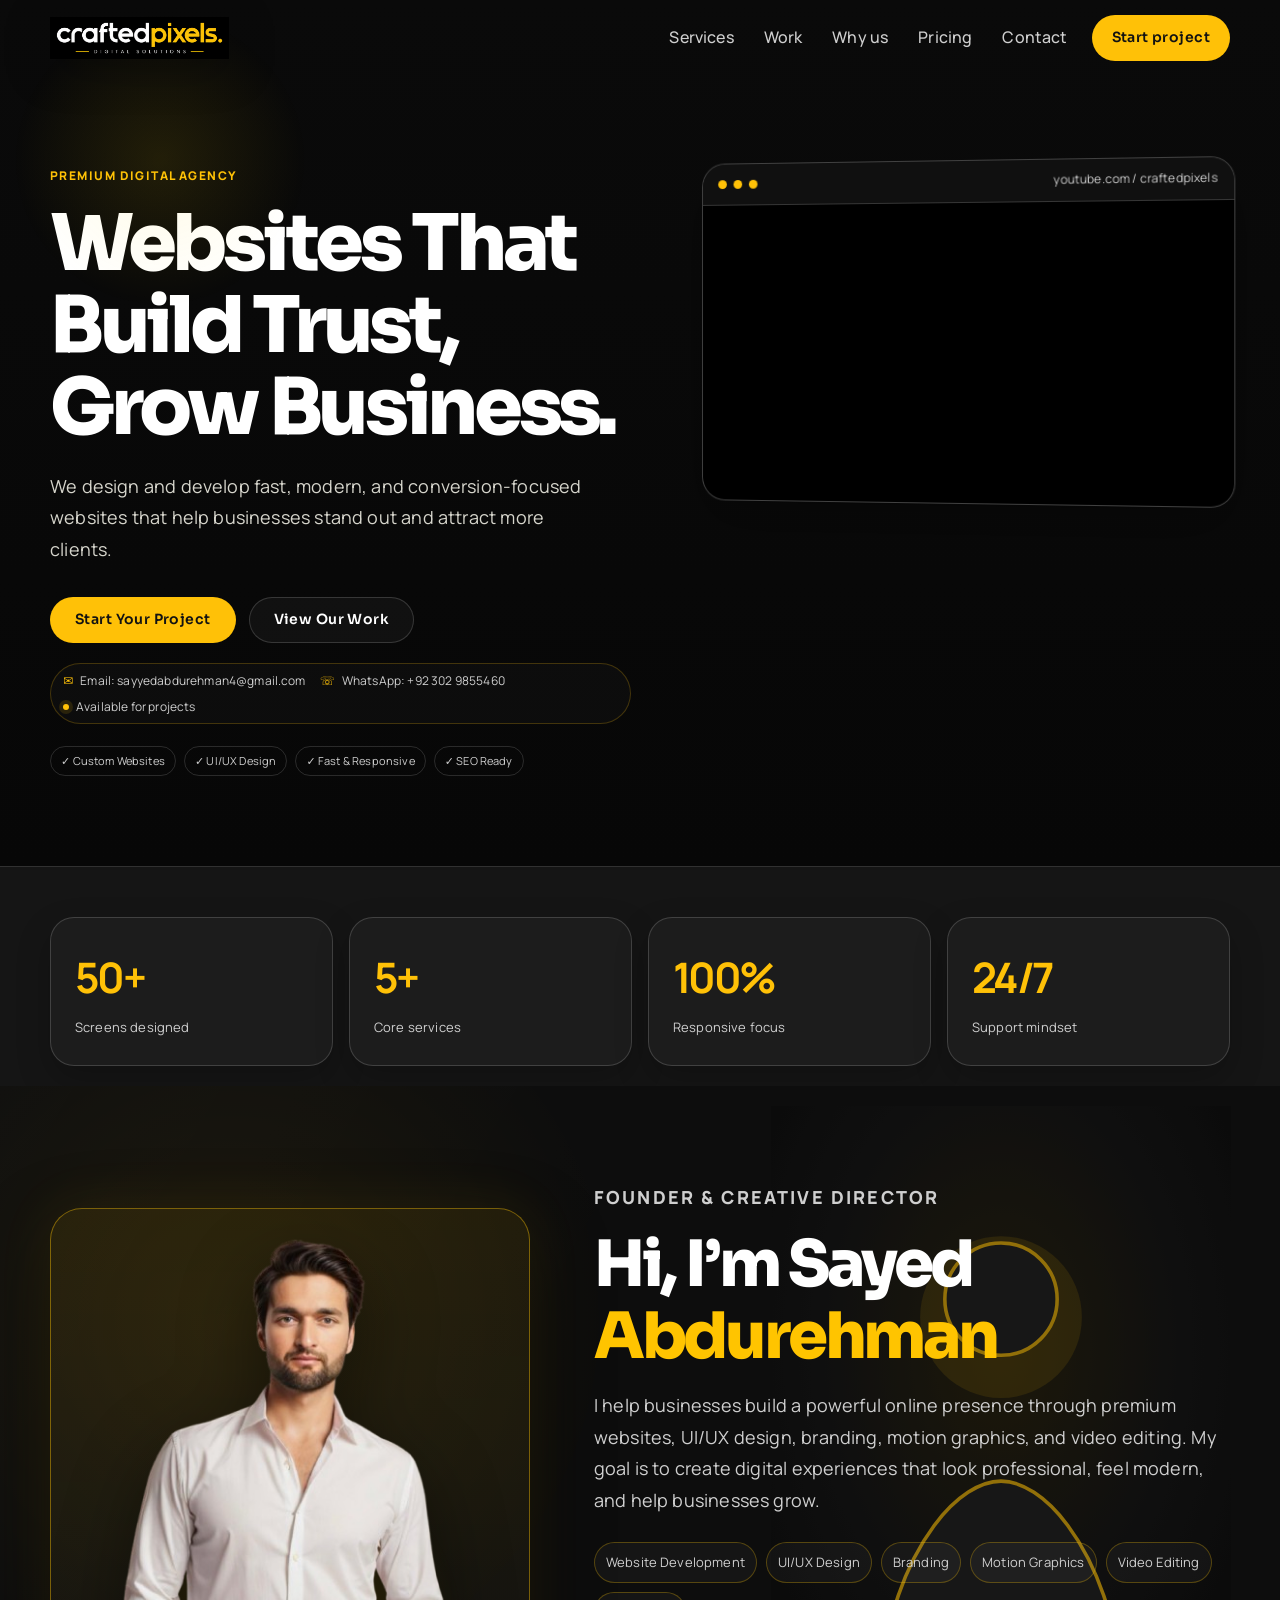
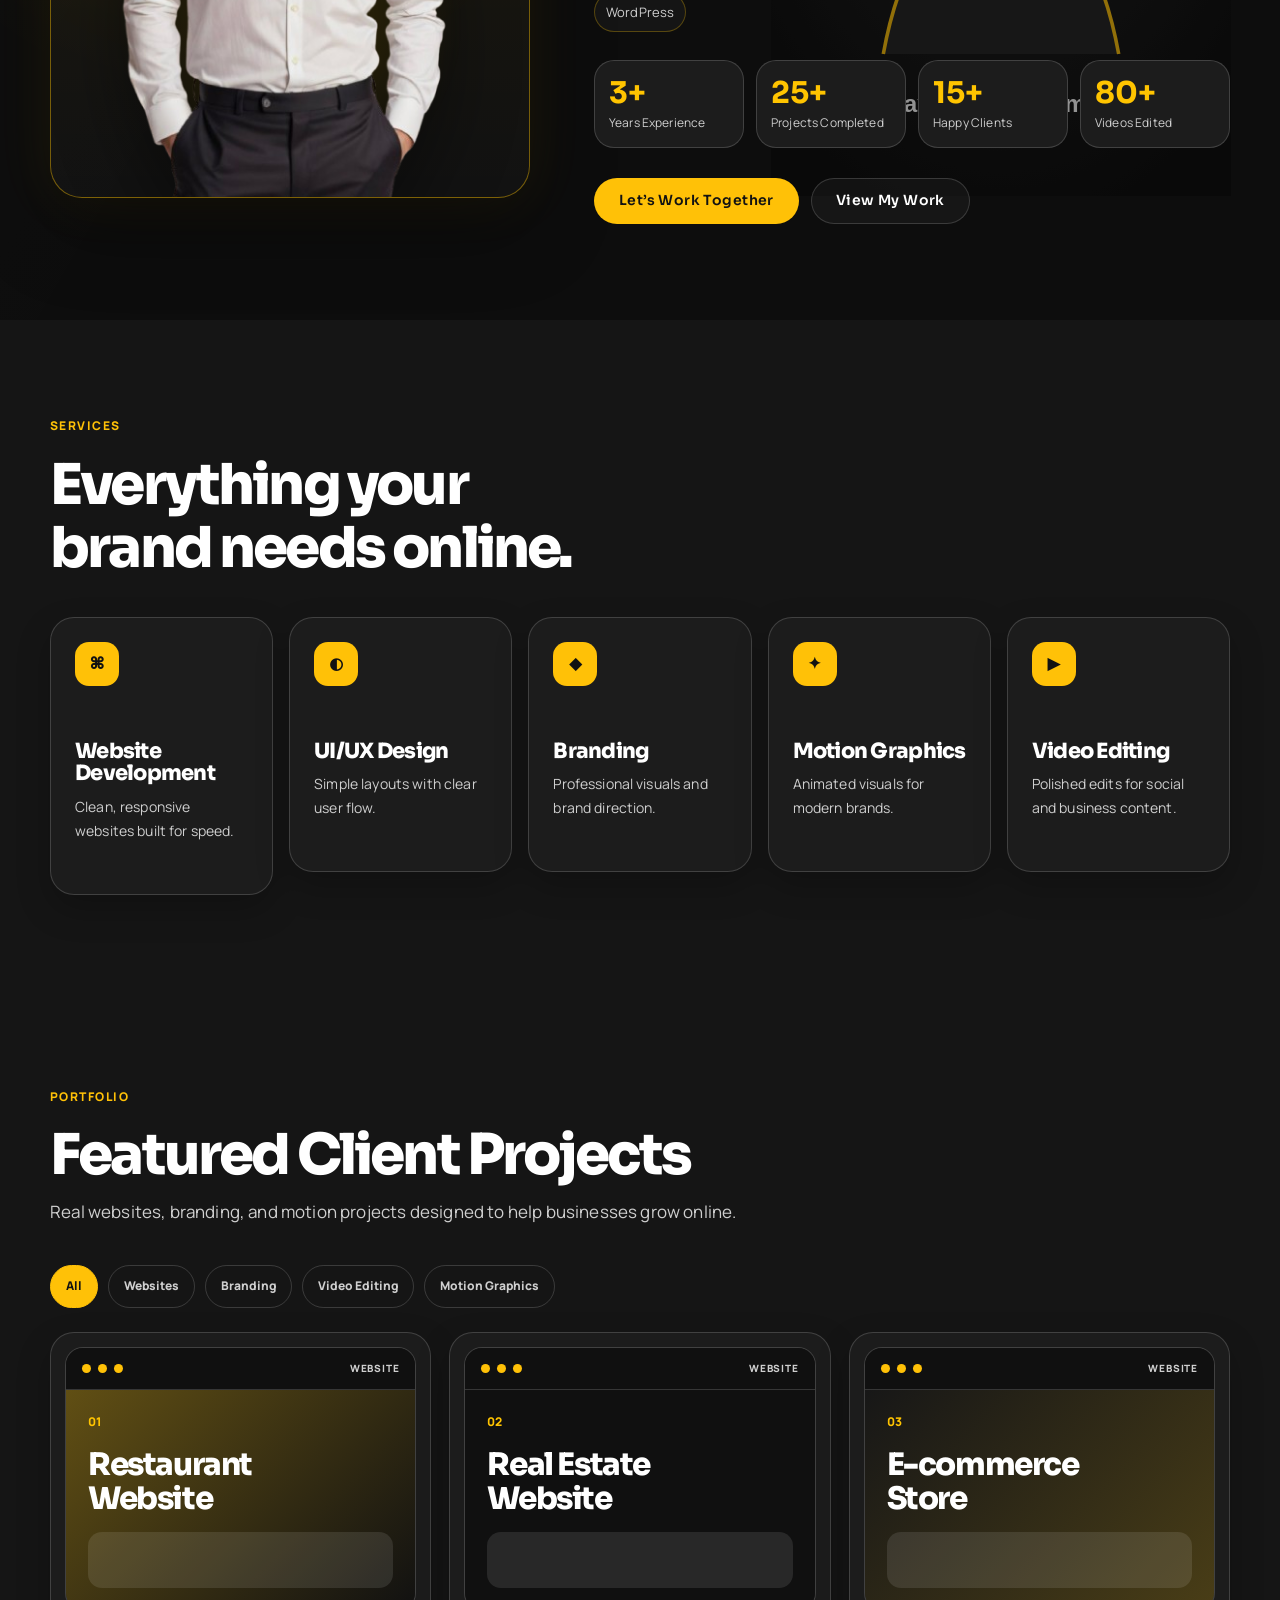
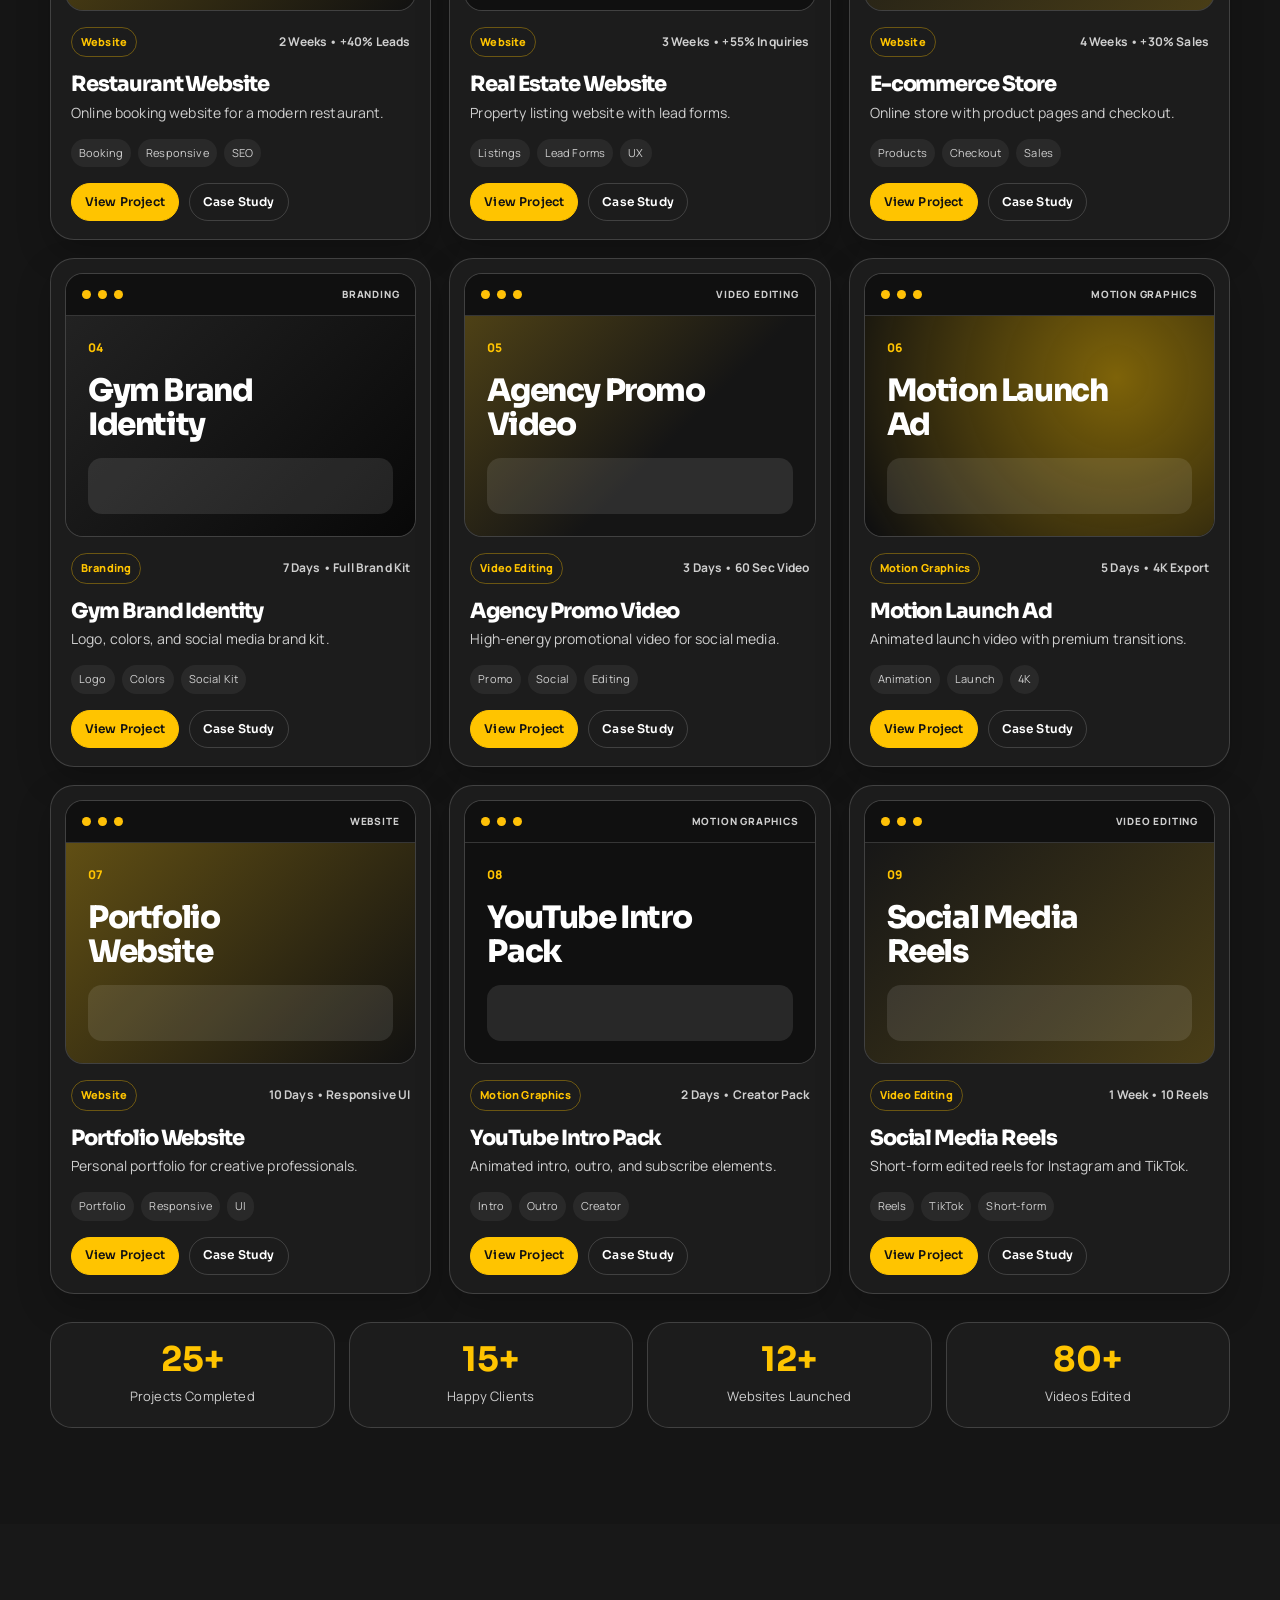
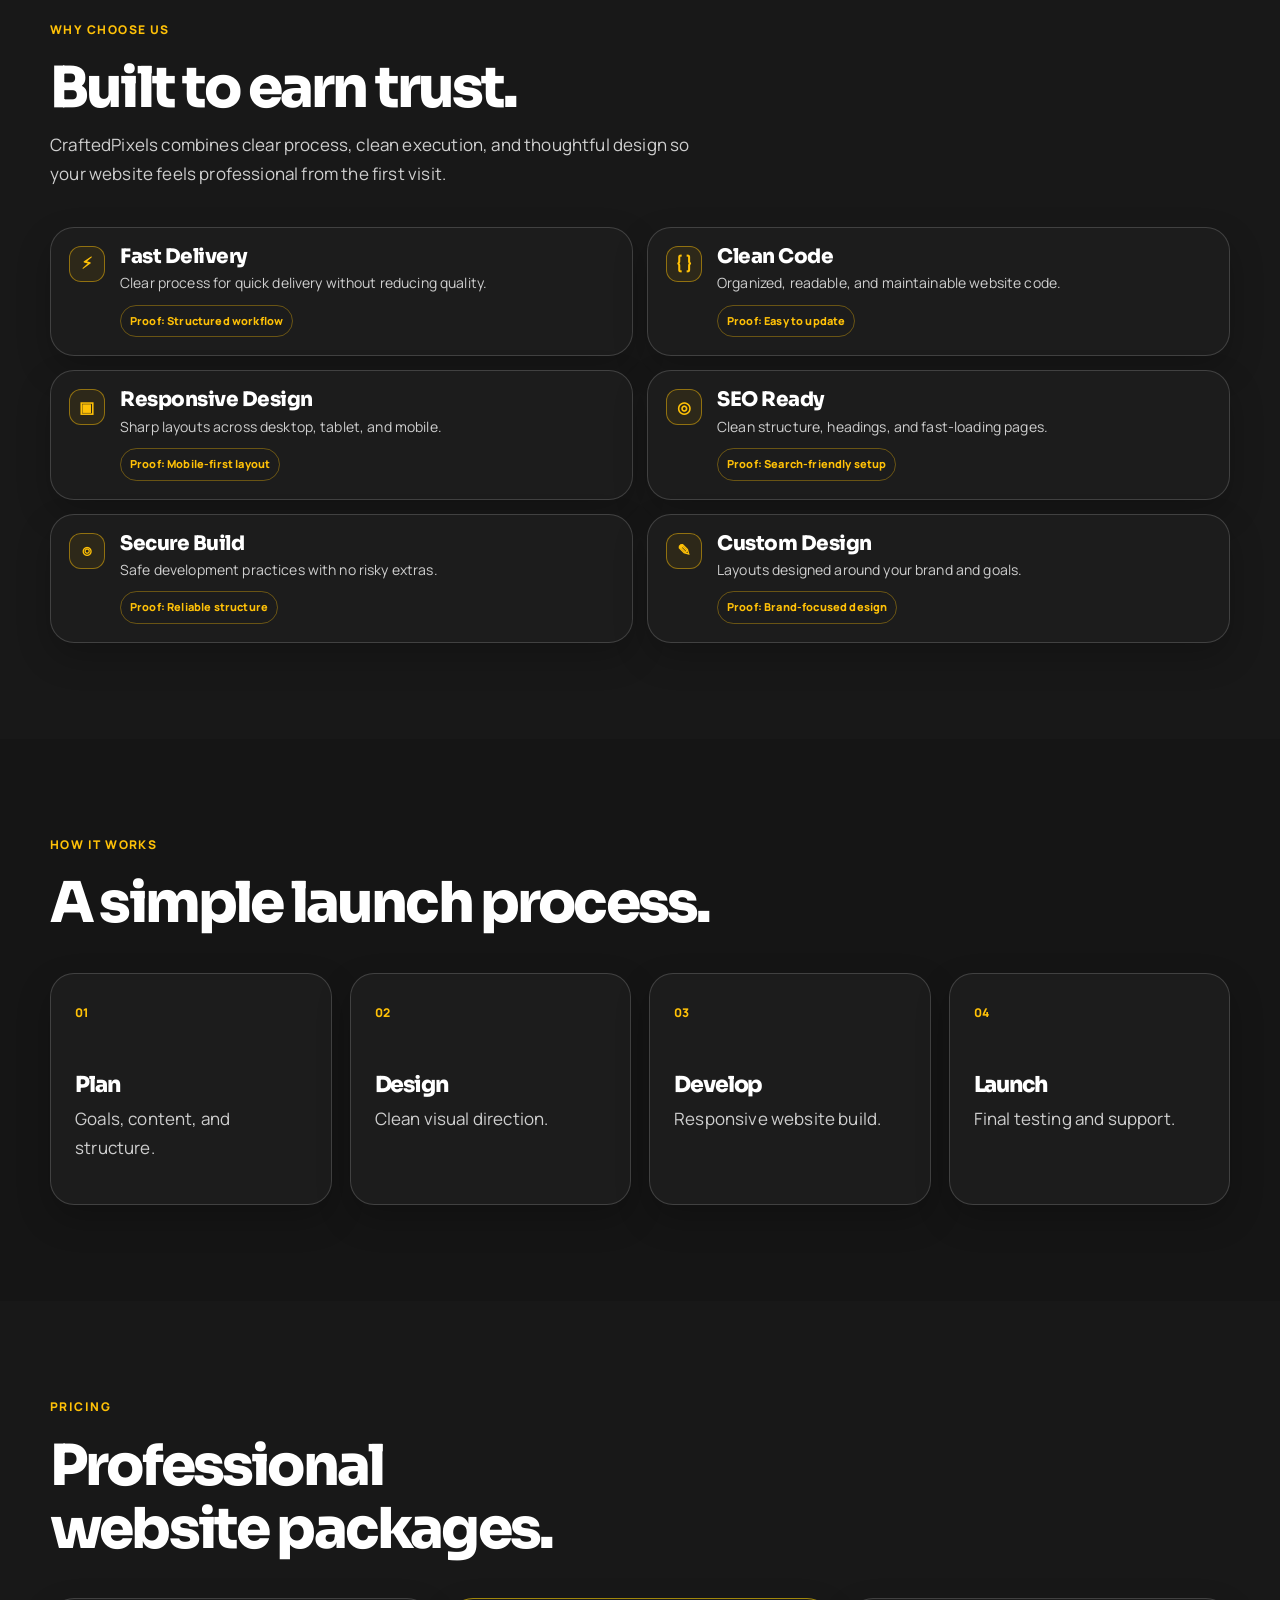
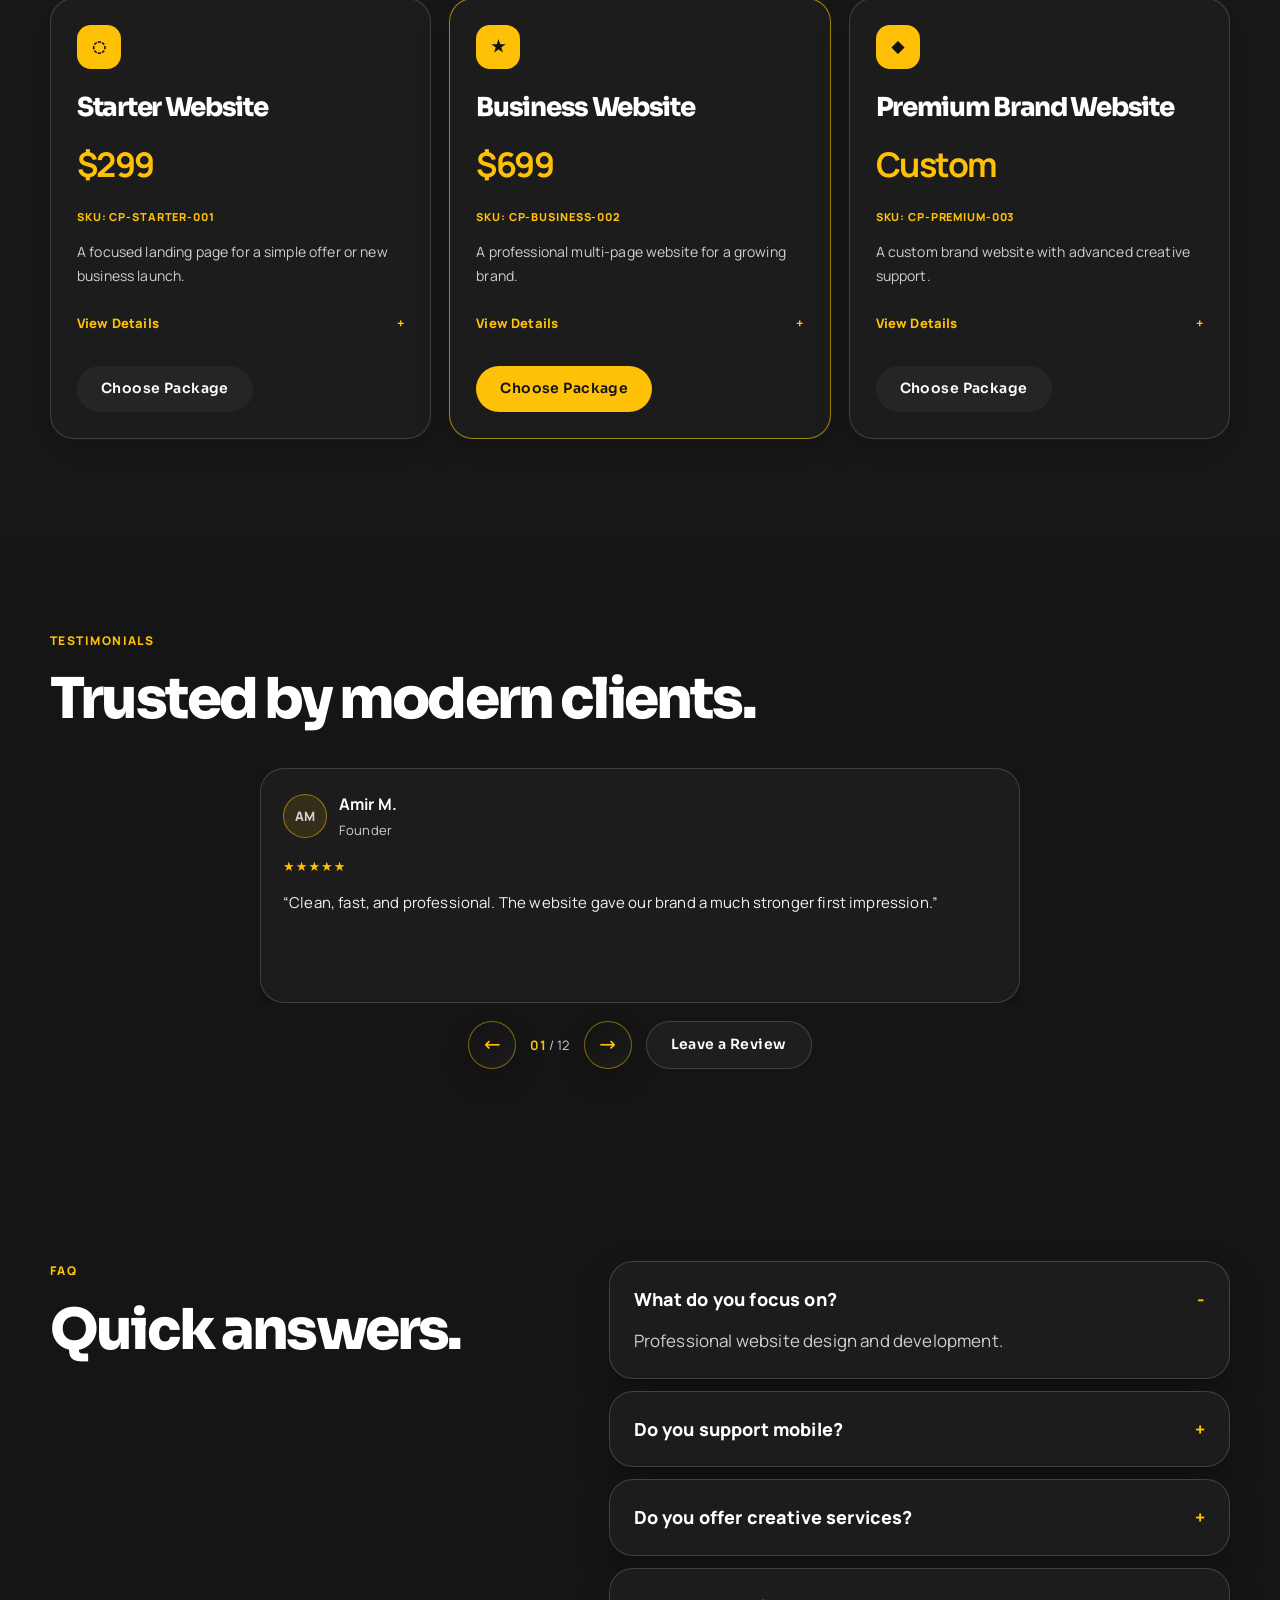
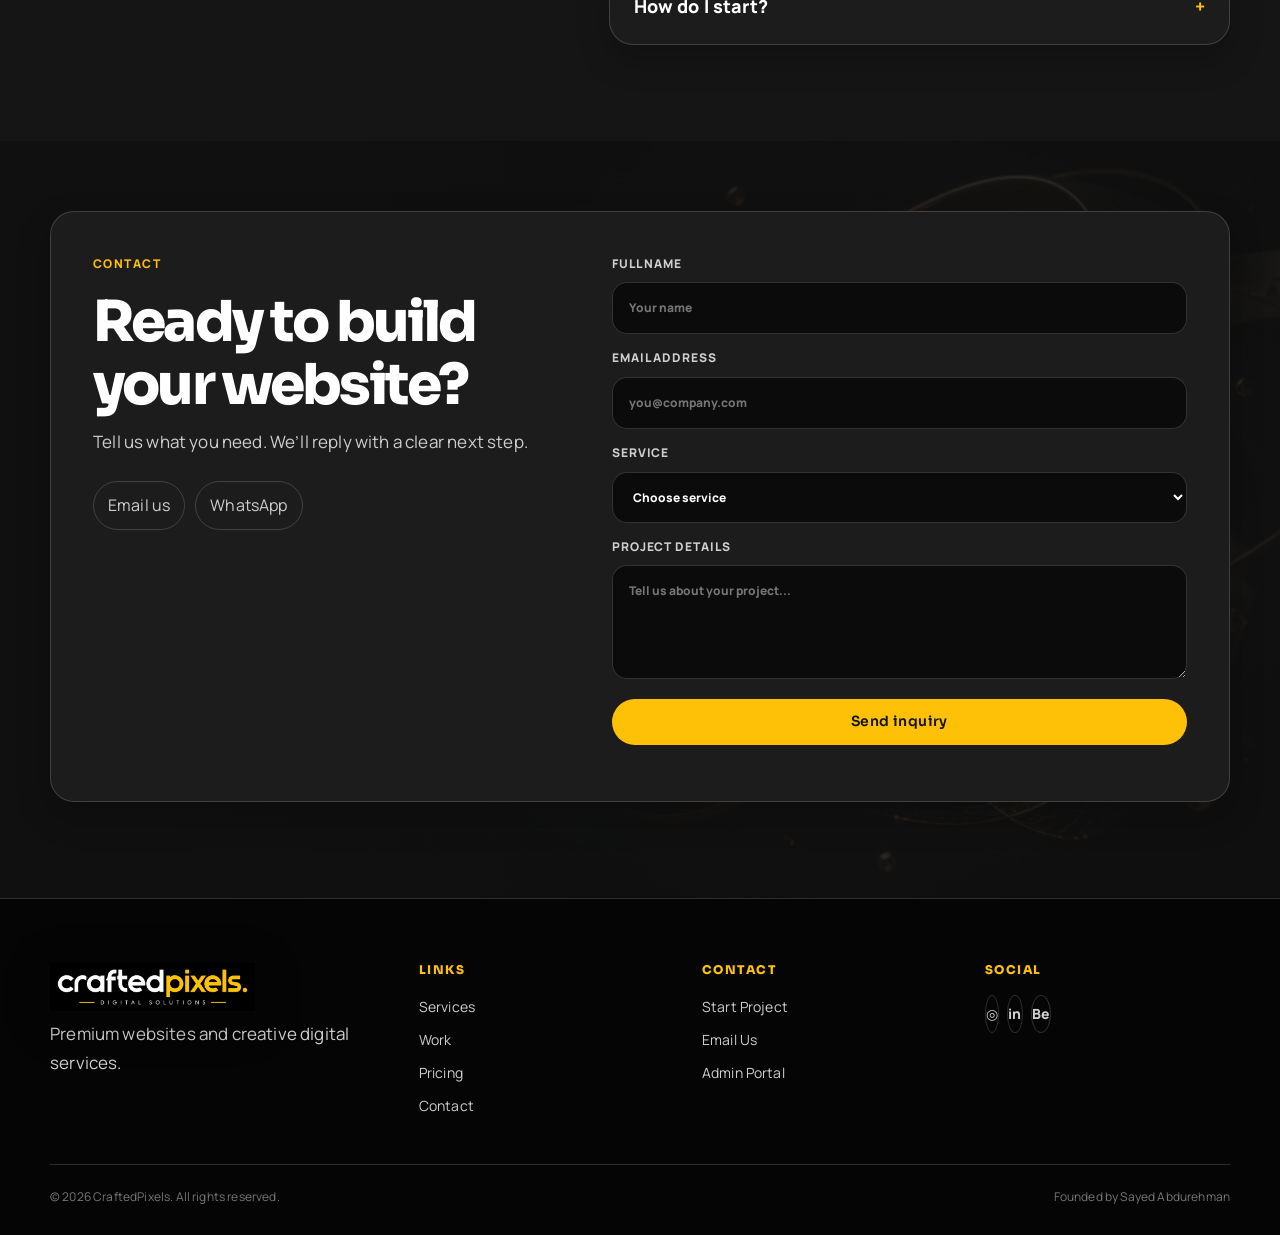
<file: index.html>
<!doctype html>
<html lang="en">
  <head>
    <meta charset="UTF-8" />
    <meta name="viewport" content="width=device-width, initial-scale=1.0" />
    <meta
      name="description"
      content="CraftedPixels creates premium websites, UI/UX design, branding, motion graphics, and video editing for modern businesses."
    />
    <meta name="theme-color" content="#080808" />
    <meta property="og:title" content="CraftedPixels — Premium Website Development" />
    <meta property="og:description" content="Modern website design and development by Sayed Abdurehman." />
    <meta property="og:type" content="website" />
    <title>CraftedPixels — Premium Website Development</title>
    <link rel="icon" href="./favicon.svg" type="image/svg+xml" />
    <link rel="stylesheet" href="./style.css">
  </head>
  <body>
    <a class="skip-link" href="#main">Skip to content</a>
    <div class="cursor-glow" aria-hidden="true"></div>

    <header class="site-header" data-header>
      <div class="container nav-wrap">
        <a class="brand" href="#top" aria-label="CraftedPixels home">
          <img class="brand-logo" src="./logo.png" alt="CraftedPixels Digital Solutions" width="1397" height="327" />
        </a>

        <button class="menu-toggle" type="button" aria-expanded="false" aria-controls="main-nav">
          <span></span><span></span><span class="sr-only">Open menu</span>
        </button>

        <nav class="main-nav" id="main-nav" aria-label="Primary navigation">
          <a href="#services">Services</a>
          <a href="#work">Work</a>
          <a href="#why">Why us</a>
          <a href="#pricing">Pricing</a>
          <a href="#contact">Contact</a>
        </nav>

        <a class="nav-cta" href="#contact">Start project</a>
      </div>
    </header>

    <main id="main">
      <section class="hero" id="top">
        <div class="container hero-layout">
          <div class="hero-copy reveal">
            <p class="eyebrow">PREMIUM DIGITAL AGENCY</p>
            <h1>Websites That<br>Build Trust,<br>Grow Business.</h1>
            <p class="hero-text">We design and develop fast, modern, and conversion-focused websites that help businesses stand out and attract more clients.</p>
            <div class="hero-actions">
              <a class="btn btn-primary" href="#contact">Start Your Project</a>
              <a class="btn btn-secondary" href="#work">View Our Work</a>
            </div>
            <div class="hero-contact" aria-label="Contact details">
              <a href="mailto:sayyedabdurehman4@gmail.com"><span>✉</span> Email: sayyedabdurehman4@gmail.com</a>
              <a href="https://wa.me/923029855460" target="_blank" rel="noreferrer"><span>☏</span> WhatsApp: +92 302 9855460</a>
              <span><i></i> Available for projects</span>
            </div>
            <div class="hero-points">
              <span>✓ Custom Websites</span>
              <span>✓ UI/UX Design</span>
              <span>✓ Fast &amp; Responsive</span>
              <span>✓ SEO Ready</span>
            </div>
          </div>

          <div class="hero-mockup reveal" aria-label="CraftedPixels introduction video">
            <div class="desktop-frame">
              <div class="browser-bar"><i></i><i></i><i></i><span>youtube.com / craftedpixels</span></div>
              <div class="hero-video-frame">
                <iframe
                  src="https://www.youtube.com/embed/OgSlu1mRozo?autoplay=1&amp;mute=1&amp;loop=1&amp;playlist=OgSlu1mRozo&amp;playsinline=1&amp;rel=0&amp;modestbranding=1"
                  title="CraftedPixels video"
                  allow="autoplay; encrypted-media; picture-in-picture"
                  allowfullscreen
                  loading="lazy"
                ></iframe>
              </div>
            </div>
          </div>
        </div>
      </section>

      <section class="stats section">
        <div class="container stats-grid">
          <article class="stat-card reveal"><strong data-count="50" data-suffix="+">0</strong><span>Screens designed</span></article>
          <article class="stat-card reveal"><strong data-count="5" data-suffix="+">0</strong><span>Core services</span></article>
          <article class="stat-card reveal"><strong data-count="100" data-suffix="%">0</strong><span>Responsive focus</span></article>
          <article class="stat-card reveal"><strong data-count="24" data-suffix="/7">0</strong><span>Support mindset</span></article>
        </div>
      </section>

      <section class="section founder" id="about">
        <div class="container founder-layout">
          <div class="founder-photo-card reveal">
            <div class="founder-glow" aria-hidden="true"></div>
            <img src="./founder-image.png" alt="Sayed Abdurehman, Founder of CraftedPixels" width="432" height="586" loading="lazy" />
          </div>
          <div class="founder-copy reveal">
            <p class="kicker">FOUNDER &amp; CREATIVE DIRECTOR</p>
            <h2>Hi, I’m <span>Sayed</span> <em>Abdurehman</em></h2>
            <p>I help businesses build a powerful online presence through premium websites, UI/UX design, branding, motion graphics, and video editing. My goal is to create digital experiences that look professional, feel modern, and help businesses grow.</p>
            <div class="founder-skills">
              <span>Website Development</span>
              <span>UI/UX Design</span>
              <span>Branding</span>
              <span>Motion Graphics</span>
              <span>Video Editing</span>
              <span>WordPress</span>
            </div>
            <div class="founder-stats">
              <article><strong data-count="3" data-suffix="+">0</strong><small>Years Experience</small></article>
              <article><strong data-count="25" data-suffix="+">0</strong><small>Projects Completed</small></article>
              <article><strong data-count="15" data-suffix="+">0</strong><small>Happy Clients</small></article>
              <article><strong data-count="80" data-suffix="+">0</strong><small>Videos Edited</small></article>
            </div>
            <div class="founder-actions">
              <a class="btn btn-primary" href="#contact">Let’s Work Together</a>
              <a class="btn btn-secondary" href="#work">View My Work</a>
            </div>
          </div>
        </div>
      </section>

      <section class="section services" id="services">
        <div class="container">
          <div class="section-head reveal">
            <p class="kicker">Services</p>
            <h2>Everything your brand needs online.</h2>
          </div>
          <div class="services-grid">
            <a class="service-card reveal" href="#portfolio-web" aria-label="View Website Development portfolio">
              <span class="icon">⌘</span>
              <h3>Website Development</h3>
              <p>Clean, responsive websites built for speed.</p>
              <ul class="service-details">
                <li>Responsive layouts</li>
                <li>Fast loading</li>
                <li>Clean code</li>
              </ul>
              <span class="service-link">View Portfolio →</span>
            </a>
            <a class="service-card reveal" href="#portfolio-uiux" aria-label="View UI/UX Design portfolio">
              <span class="icon">◐</span>
              <h3>UI/UX Design</h3>
              <p>Simple layouts with clear user flow.</p>
              <ul class="service-details">
                <li>Wireframes</li>
                <li>Clean interfaces</li>
                <li>User journeys</li>
              </ul>
              <span class="service-link">View Portfolio →</span>
            </a>
            <a class="service-card reveal" href="#portfolio-branding" aria-label="View Branding portfolio">
              <span class="icon">◆</span>
              <h3>Branding</h3>
              <p>Professional visuals and brand direction.</p>
              <ul class="service-details">
                <li>Visual identity</li>
                <li>Brand colors</li>
                <li>Style systems</li>
              </ul>
              <span class="service-link">View Portfolio →</span>
            </a>
            <a class="service-card reveal" href="#portfolio-motion" aria-label="View Motion Graphics portfolio">
              <span class="icon">✦</span>
              <h3>Motion Graphics</h3>
              <p>Animated visuals for modern brands.</p>
              <ul class="service-details">
                <li>Animated visuals</li>
                <li>Social media motion</li>
                <li>Brand intros</li>
              </ul>
              <span class="service-link">View Portfolio →</span>
            </a>
            <a class="service-card reveal" href="#portfolio-video" aria-label="View Video Editing portfolio">
              <span class="icon">▶</span>
              <h3>Video Editing</h3>
              <p>Polished edits for social and business content.</p>
              <ul class="service-details">
                <li>Short-form edits</li>
                <li>Business promos</li>
                <li>Clean transitions</li>
              </ul>
              <span class="service-link">View Portfolio →</span>
            </a>
          </div>
        </div>
      </section>

      <section class="section work" id="work">
        <div class="container">
          <div class="section-head reveal">
            <p class="kicker">Portfolio</p>
            <h2>Featured Client Projects</h2>
            <p>Real websites, branding, and motion projects designed to help businesses grow online.</p>
          </div>
          <div class="filter-bar reveal" role="group" aria-label="Portfolio filter">
            <button class="active" type="button" data-filter="all">All</button>
            <button type="button" data-filter="web">Websites</button>
            <button type="button" data-filter="branding">Branding</button>
            <button type="button" data-filter="video">Video Editing</button>
            <button type="button" data-filter="motion">Motion Graphics</button>
          </div>
          <div class="projects-grid">
            <article class="project-card reveal" data-category="web">
              <div class="desktop-project project-yellow"><div class="project-bar"><i></i><i></i><i></i><small>Website</small></div><div class="project-page"><span>01</span><b>Restaurant Website</b><em></em></div></div>
              <div class="project-meta"><span>Website</span><strong>2 Weeks • +40% Leads</strong></div>
              <h3>Restaurant Website</h3><p>Online booking website for a modern restaurant.</p>
              <div class="project-tags"><span>Booking</span><span>Responsive</span><span>SEO</span></div>
              <div class="project-actions"><a href="#contact">View Project</a><a href="#contact">Case Study</a></div>
            </article>
            <article class="project-card reveal" data-category="web">
              <div class="desktop-project project-dark"><div class="project-bar"><i></i><i></i><i></i><small>Website</small></div><div class="project-page"><span>02</span><b>Real Estate Website</b><em></em></div></div>
              <div class="project-meta"><span>Website</span><strong>3 Weeks • +55% Inquiries</strong></div>
              <h3>Real Estate Website</h3><p>Property listing website with lead forms.</p>
              <div class="project-tags"><span>Listings</span><span>Lead Forms</span><span>UX</span></div>
              <div class="project-actions"><a href="#contact">View Project</a><a href="#contact">Case Study</a></div>
            </article>
            <article class="project-card reveal" data-category="web">
              <div class="desktop-project project-store"><div class="project-bar"><i></i><i></i><i></i><small>Website</small></div><div class="project-page"><span>03</span><b>E-commerce Store</b><em></em></div></div>
              <div class="project-meta"><span>Website</span><strong>4 Weeks • +30% Sales</strong></div>
              <h3>E-commerce Store</h3><p>Online store with product pages and checkout.</p>
              <div class="project-tags"><span>Products</span><span>Checkout</span><span>Sales</span></div>
              <div class="project-actions"><a href="#contact">View Project</a><a href="#contact">Case Study</a></div>
            </article>
            <article class="project-card reveal" data-category="branding">
              <div class="desktop-project project-clean"><div class="project-bar"><i></i><i></i><i></i><small>Branding</small></div><div class="project-page"><span>04</span><b>Gym Brand Identity</b><em></em></div></div>
              <div class="project-meta"><span>Branding</span><strong>7 Days • Full Brand Kit</strong></div>
              <h3>Gym Brand Identity</h3><p>Logo, colors, and social media brand kit.</p>
              <div class="project-tags"><span>Logo</span><span>Colors</span><span>Social Kit</span></div>
              <div class="project-actions"><a href="#contact">View Project</a><a href="#contact">Case Study</a></div>
            </article>
            <article class="project-card reveal" data-category="video">
              <div class="desktop-project project-saas"><div class="project-bar"><i></i><i></i><i></i><small>Video Editing</small></div><div class="project-page"><span>05</span><b>Agency Promo Video</b><em></em></div></div>
              <div class="project-meta"><span>Video Editing</span><strong>3 Days • 60 Sec Video</strong></div>
              <h3>Agency Promo Video</h3><p>High-energy promotional video for social media.</p>
              <div class="project-tags"><span>Promo</span><span>Social</span><span>Editing</span></div>
              <div class="project-actions"><a href="#contact">View Project</a><a href="#contact">Case Study</a></div>
            </article>
            <article class="project-card reveal" data-category="motion">
              <div class="desktop-project project-motion"><div class="project-bar"><i></i><i></i><i></i><small>Motion Graphics</small></div><div class="project-page"><span>06</span><b>Motion Launch Ad</b><em></em></div></div>
              <div class="project-meta"><span>Motion Graphics</span><strong>5 Days • 4K Export</strong></div>
              <h3>Motion Launch Ad</h3><p>Animated launch video with premium transitions.</p>
              <div class="project-tags"><span>Animation</span><span>Launch</span><span>4K</span></div>
              <div class="project-actions"><a href="#contact">View Project</a><a href="#contact">Case Study</a></div>
            </article>
            <article class="project-card reveal" data-category="web">
              <div class="desktop-project project-yellow"><div class="project-bar"><i></i><i></i><i></i><small>Website</small></div><div class="project-page"><span>07</span><b>Portfolio Website</b><em></em></div></div>
              <div class="project-meta"><span>Website</span><strong>10 Days • Responsive UI</strong></div>
              <h3>Portfolio Website</h3><p>Personal portfolio for creative professionals.</p>
              <div class="project-tags"><span>Portfolio</span><span>Responsive</span><span>UI</span></div>
              <div class="project-actions"><a href="#contact">View Project</a><a href="#contact">Case Study</a></div>
            </article>
            <article class="project-card reveal" data-category="motion">
              <div class="desktop-project project-dark"><div class="project-bar"><i></i><i></i><i></i><small>Motion Graphics</small></div><div class="project-page"><span>08</span><b>YouTube Intro Pack</b><em></em></div></div>
              <div class="project-meta"><span>Motion Graphics</span><strong>2 Days • Creator Pack</strong></div>
              <h3>YouTube Intro Pack</h3><p>Animated intro, outro, and subscribe elements.</p>
              <div class="project-tags"><span>Intro</span><span>Outro</span><span>Creator</span></div>
              <div class="project-actions"><a href="#contact">View Project</a><a href="#contact">Case Study</a></div>
            </article>
            <article class="project-card reveal" data-category="video">
              <div class="desktop-project project-store"><div class="project-bar"><i></i><i></i><i></i><small>Video Editing</small></div><div class="project-page"><span>09</span><b>Social Media Reels</b><em></em></div></div>
              <div class="project-meta"><span>Video Editing</span><strong>1 Week • 10 Reels</strong></div>
              <h3>Social Media Reels</h3><p>Short-form edited reels for Instagram and TikTok.</p>
              <div class="project-tags"><span>Reels</span><span>TikTok</span><span>Short-form</span></div>
              <div class="project-actions"><a href="#contact">View Project</a><a href="#contact">Case Study</a></div>
            </article>
          </div>
          <div class="showcase-stats reveal">
            <article><strong data-count="25" data-suffix="+">0</strong><span>Projects Completed</span></article>
            <article><strong data-count="15" data-suffix="+">0</strong><span>Happy Clients</span></article>
            <article><strong data-count="12" data-suffix="+">0</strong><span>Websites Launched</span></article>
            <article><strong data-count="80" data-suffix="+">0</strong><span>Videos Edited</span></article>
          </div>
        </div>
      </section>

      <section class="section why" id="why">
        <div class="container">
          <div class="section-head reveal">
            <p class="kicker">Why choose us</p>
            <h2>Built to earn trust.</h2>
            <p>CraftedPixels combines clear process, clean execution, and thoughtful design so your website feels professional from the first visit.</p>
          </div>
          <div class="features-grid">
            <article class="feature-card reveal">
              <span class="feature-icon">⚡</span>
              <h3>Fast Delivery</h3>
              <p>Clear process for quick delivery without reducing quality.</p>
              <small>Proof: Structured workflow</small>
            </article>
            <article class="feature-card reveal">
              <span class="feature-icon">{ }</span>
              <h3>Clean Code</h3>
              <p>Organized, readable, and maintainable website code.</p>
              <small>Proof: Easy to update</small>
            </article>
            <article class="feature-card reveal">
              <span class="feature-icon">▣</span>
              <h3>Responsive Design</h3>
              <p>Sharp layouts across desktop, tablet, and mobile.</p>
              <small>Proof: Mobile-first layout</small>
            </article>
            <article class="feature-card reveal">
              <span class="feature-icon">◎</span>
              <h3>SEO Ready</h3>
              <p>Clean structure, headings, and fast-loading pages.</p>
              <small>Proof: Search-friendly setup</small>
            </article>
            <article class="feature-card reveal">
              <span class="feature-icon">⌾</span>
              <h3>Secure Build</h3>
              <p>Safe development practices with no risky extras.</p>
              <small>Proof: Reliable structure</small>
            </article>
            <article class="feature-card reveal">
              <span class="feature-icon">✎</span>
              <h3>Custom Design</h3>
              <p>Layouts designed around your brand and goals.</p>
              <small>Proof: Brand-focused design</small>
            </article>
          </div>
        </div>
      </section>

      <section class="section process" id="process">
        <div class="container">
          <div class="section-head reveal"><p class="kicker">How it works</p><h2>A simple launch process.</h2></div>
          <div class="steps-grid">
            <article class="step reveal"><span>01</span><h3>Plan</h3><p>Goals, content, and structure.</p></article>
            <article class="step reveal"><span>02</span><h3>Design</h3><p>Clean visual direction.</p></article>
            <article class="step reveal"><span>03</span><h3>Develop</h3><p>Responsive website build.</p></article>
            <article class="step reveal"><span>04</span><h3>Launch</h3><p>Final testing and support.</p></article>
          </div>
        </div>
      </section>

      <section class="section pricing" id="pricing">
        <div class="container">
          <div class="section-head reveal"><p class="kicker">Pricing</p><h2>Professional website packages.</h2></div>
          <div class="pricing-grid">
            <article class="price-card reveal" data-package="Starter Website" data-sku="CP-STARTER-001">
              <span class="price-icon">◌</span>
              <h3>Starter Website</h3>
              <strong>$299</strong>
              <small>SKU: CP-STARTER-001</small>
              <p>A focused landing page for a simple offer or new business launch.</p>
              <details class="package-details">
                <summary>View Details</summary>
                <ul>
                  <li>1 landing page</li>
                  <li>Responsive design</li>
                  <li>Contact section</li>
                  <li>Basic SEO setup</li>
                  <li>Delivery: 3–5 days</li>
                </ul>
              </details>
              <button class="btn btn-secondary choose-package" type="button" data-package="Starter Website" data-sku="CP-STARTER-001">Choose Package</button>
            </article>
            <article class="price-card popular reveal" data-package="Business Website" data-sku="CP-BUSINESS-002">
              <span class="price-icon">★</span>
              <h3>Business Website</h3>
              <strong>$699</strong>
              <small>SKU: CP-BUSINESS-002</small>
              <p>A professional multi-page website for a growing brand.</p>
              <details class="package-details">
                <summary>View Details</summary>
                <ul>
                  <li>5-page website</li>
                  <li>Premium UI design</li>
                  <li>Responsive layout</li>
                  <li>Contact form</li>
                  <li>Basic animations</li>
                  <li>SEO-ready structure</li>
                  <li>Delivery: 7–10 days</li>
                </ul>
              </details>
              <button class="btn btn-primary choose-package" type="button" data-package="Business Website" data-sku="CP-BUSINESS-002">Choose Package</button>
            </article>
            <article class="price-card reveal" data-package="Premium Brand Website" data-sku="CP-PREMIUM-003">
              <span class="price-icon">◆</span>
              <h3>Premium Brand Website</h3>
              <strong>Custom</strong>
              <small>SKU: CP-PREMIUM-003</small>
              <p>A custom brand website with advanced creative support.</p>
              <details class="package-details">
                <summary>View Details</summary>
                <ul>
                  <li>Custom multi-page website</li>
                  <li>Branding support</li>
                  <li>Motion graphics support</li>
                  <li>Advanced animations</li>
                  <li>Portfolio / booking setup</li>
                  <li>Priority support</li>
                </ul>
              </details>
              <button class="btn btn-secondary choose-package" type="button" data-package="Premium Brand Website" data-sku="CP-PREMIUM-003">Choose Package</button>
            </article>
          </div>
        </div>
      </section>

      <div class="package-modal" data-package-modal aria-hidden="true">
        <div class="modal-panel" role="dialog" aria-modal="true" aria-labelledby="package-modal-title">
          <button class="modal-close" type="button" data-close-modal aria-label="Close package form">×</button>
          <p class="kicker">Package inquiry</p>
          <h2 id="package-modal-title">Choose your package</h2>
          <form class="package-form" data-package-form>
            <label>Name<input type="text" name="name" placeholder="Your name" required></label>
            <label>Email<input type="email" name="email" placeholder="you@email.com" required></label>
            <label>WhatsApp number<input type="tel" name="whatsapp" placeholder="+1 000 000 0000" required></label>
            <label>Selected package<input type="text" name="package" readonly required></label>
            <input type="hidden" name="sku">
            <label>Message<textarea name="message" rows="4" placeholder="Tell us about your website..." required></textarea></label>
            <button class="btn btn-primary" type="submit">Submit Inquiry</button>
            <p class="form-status" role="status" aria-live="polite"></p>
          </form>
        </div>
      </div>

      <section class="section testimonials">
        <div class="container">
          <div class="section-head reveal"><p class="kicker">Testimonials</p><h2>Trusted by modern clients.</h2></div>
          <div class="testimonial-slider" data-testimonial-slider>
          <div class="testimonial-grid">
            <article class="testimonial reveal active"><div class="client-row"><span class="avatar">AM</span><div><strong>Amir M.</strong><small>Founder</small></div></div><div class="rating">★★★★★</div><p>“Clean, fast, and professional. The website gave our brand a much stronger first impression.”</p></article>
            <article class="testimonial reveal"><div class="client-row"><span class="avatar">SL</span><div><strong>Sarah L.</strong><small>Marketing Lead</small></div></div><div class="rating">★★★★★</div><p>“CraftedPixels created a premium page that made our offer easy to understand and trust.”</p></article>
            <article class="testimonial reveal"><div class="client-row"><span class="avatar">DK</span><div><strong>Daniel K.</strong><small>Business Owner</small></div></div><div class="rating">★★★★★</div><p>“Great design, smooth communication, and strong attention to detail from start to finish.”</p></article>
            <article class="testimonial reveal"><div class="client-row"><span class="avatar">AR</span><div><strong>Ayesha R.</strong><small>Boutique Owner</small></div></div><div class="rating">★★★★★</div><p>“The new website looks elegant and works beautifully on mobile. It feels perfect for my brand.”</p></article>
            <article class="testimonial reveal"><div class="client-row"><span class="avatar">HK</span><div><strong>Hamza K.</strong><small>Startup Founder</small></div></div><div class="rating">★★★★★</div><p>“They turned our rough idea into a clear, polished website that feels ready for investors.”</p></article>
            <article class="testimonial reveal"><div class="client-row"><span class="avatar">LS</span><div><strong>Lina S.</strong><small>Creative Director</small></div></div><div class="rating">★★★★★</div><p>“A thoughtful design process with a clean result. The final website feels modern and premium.”</p></article>
            <article class="testimonial reveal"><div class="client-row"><span class="avatar">UA</span><div><strong>Usman A.</strong><small>Real Estate Agent</small></div></div><div class="rating">★★★★★</div><p>“The layout is simple, professional, and easy for clients to use. Exactly what I needed.”</p></article>
            <article class="testimonial reveal"><div class="client-row"><span class="avatar">NF</span><div><strong>Noor F.</strong><small>Brand Manager</small></div></div><div class="rating">★★★★★</div><p>“The site finally matches our brand quality. The sections are clear and the design feels confident.”</p></article>
            <article class="testimonial reveal"><div class="client-row"><span class="avatar">BT</span><div><strong>Bilal T.</strong><small>E-commerce Owner</small></div></div><div class="rating">★★★★★</div><p>“Our product pages look cleaner and more trustworthy. The mobile experience is much better now.”</p></article>
            <article class="testimonial reveal"><div class="client-row"><span class="avatar">MJ</span><div><strong>Maria J.</strong><small>Consultant</small></div></div><div class="rating">★★★★★</div><p>“Professional, responsive, and easy to work with. I’m confident sending clients to my site now.”</p></article>
            <article class="testimonial reveal"><div class="client-row"><span class="avatar">ZP</span><div><strong>Zain P.</strong><small>Content Creator</small></div></div><div class="rating">★★★★★</div><p>“The portfolio layout is sharp and easy to browse. It helped present my work more seriously.”</p></article>
            <article class="testimonial reveal"><div class="client-row"><span class="avatar">SN</span><div><strong>Sophie N.</strong><small>Project Manager</small></div></div><div class="rating">★★★★★</div><p>“Clear process, clean delivery, and a polished final website. Very reliable collaboration.”</p></article>
          </div>
          <div class="testimonial-controls" aria-label="Testimonial controls">
            <button class="testimonial-arrow" type="button" data-testimonial-prev aria-label="Previous testimonial">←</button>
            <span><b data-testimonial-current>01</b> / 12</span>
            <button class="testimonial-arrow" type="button" data-testimonial-next aria-label="Next testimonial">→</button>
            <button class="btn btn-secondary leave-review-btn" type="button" data-open-review>Leave a Review</button>
          </div>
          </div>
        </div>
      </section>

      <div class="review-modal" data-review-modal aria-hidden="true">
        <div class="review-panel" role="dialog" aria-modal="true" aria-labelledby="review-modal-title">
          <button class="modal-close" type="button" data-close-review aria-label="Close review form">×</button>
          <p class="kicker">Client review</p>
          <h2 id="review-modal-title">Leave a Review</h2>
          <form class="review-form" data-review-form>
            <label>Name<input type="text" name="name" placeholder="Your name" required></label>
            <label>Role / Company<input type="text" name="role" placeholder="Founder, Brand Manager..." required></label>
            <label>Rating<select name="rating" required><option value="5">5 stars</option><option value="4">4 stars</option><option value="3">3 stars</option><option value="2">2 stars</option><option value="1">1 star</option></select></label>
            <label>Review message<textarea name="message" rows="4" placeholder="Write your review..." required></textarea></label>
            <button class="btn btn-primary" type="submit">Submit Review</button>
            <p class="form-status" role="status" aria-live="polite"></p>
          </form>
        </div>
      </div>

      <section class="section faq" id="faq">
        <div class="container split">
          <div class="section-copy reveal"><p class="kicker">FAQ</p><h2>Quick answers.</h2></div>
          <div class="faq-list reveal">
            <details open><summary>What do you focus on?</summary><p>Professional website design and development.</p></details>
            <details><summary>Do you support mobile?</summary><p>Yes. Every layout is built responsive.</p></details>
            <details><summary>Do you offer creative services?</summary><p>Yes. UI/UX, branding, motion graphics, and video editing.</p></details>
            <details><summary>How do I start?</summary><p>Send your project details through the contact form.</p></details>
          </div>
        </div>
      </section>

      <section class="section contact" id="contact">
        <div class="container contact-box reveal">
          <div class="contact-copy">
            <p class="kicker">Contact</p>
            <h2>Ready to build your website?</h2>
            <p>Tell us what you need. We’ll reply with a clear next step.</p>
            <div class="contact-links">
              <a href="mailto:hello@craftedpixels.com">Email us</a>
              <a href="https://wa.me/?text=Hello%20CraftedPixels%2C%20I%20want%20to%20start%20a%20project." target="_blank" rel="noreferrer">WhatsApp</a>
            </div>
          </div>
          <form class="contact-form" data-contact-form>
            <label>Full name<input type="text" name="name" placeholder="Your name" required /></label>
            <label>Email address<input type="email" name="email" placeholder="you@company.com" required /></label>
            <label>Service<select name="service" required><option value="">Choose service</option><option>Website Development</option><option>UI/UX Design</option><option>Branding</option><option>Motion Graphics</option><option>Video Editing</option></select></label>
            <label>Project details<textarea name="message" rows="4" placeholder="Tell us about your project..." required></textarea></label>
            <button class="btn btn-primary" type="submit">Send inquiry</button>
            <p class="form-status" role="status" aria-live="polite"></p>
          </form>
        </div>
      </section>
    </main>

    <footer class="site-footer">
      <div class="container footer-grid">
        <div>
          <a class="brand footer-brand" href="#top" aria-label="CraftedPixels home"><img class="brand-logo" src="./logo.png" alt="CraftedPixels Digital Solutions" width="1397" height="327" /></a>
          <p>Premium websites and creative digital services.</p>
        </div>
        <div><h3>Links</h3><a href="#services">Services</a><a href="#work">Work</a><a href="#pricing">Pricing</a><a href="#contact">Contact</a></div>
        <div><h3>Contact</h3><a href="#contact">Start Project</a><a href="mailto:hello@craftedpixels.com">Email Us</a><a href="./admin.html">Admin Portal</a></div>
        <div>
          <h3>Social</h3>
          <div class="social-icons">
            <a href="https://www.instagram.com/" target="_blank" rel="noreferrer" aria-label="Instagram">◎</a>
            <a href="https://www.linkedin.com/" target="_blank" rel="noreferrer" aria-label="LinkedIn">in</a>
            <a href="https://www.behance.net/" target="_blank" rel="noreferrer" aria-label="Behance">Be</a>
          </div>
        </div>
      </div>
      <div class="container footer-bottom">
        <span>© <span data-year>2026</span> CraftedPixels. All rights reserved.</span>
        <span>Founded by Sayed Abdurehman</span>
      </div>
    </footer>

    <script src="./script.js"></script>
  </body>
</html>
</file>
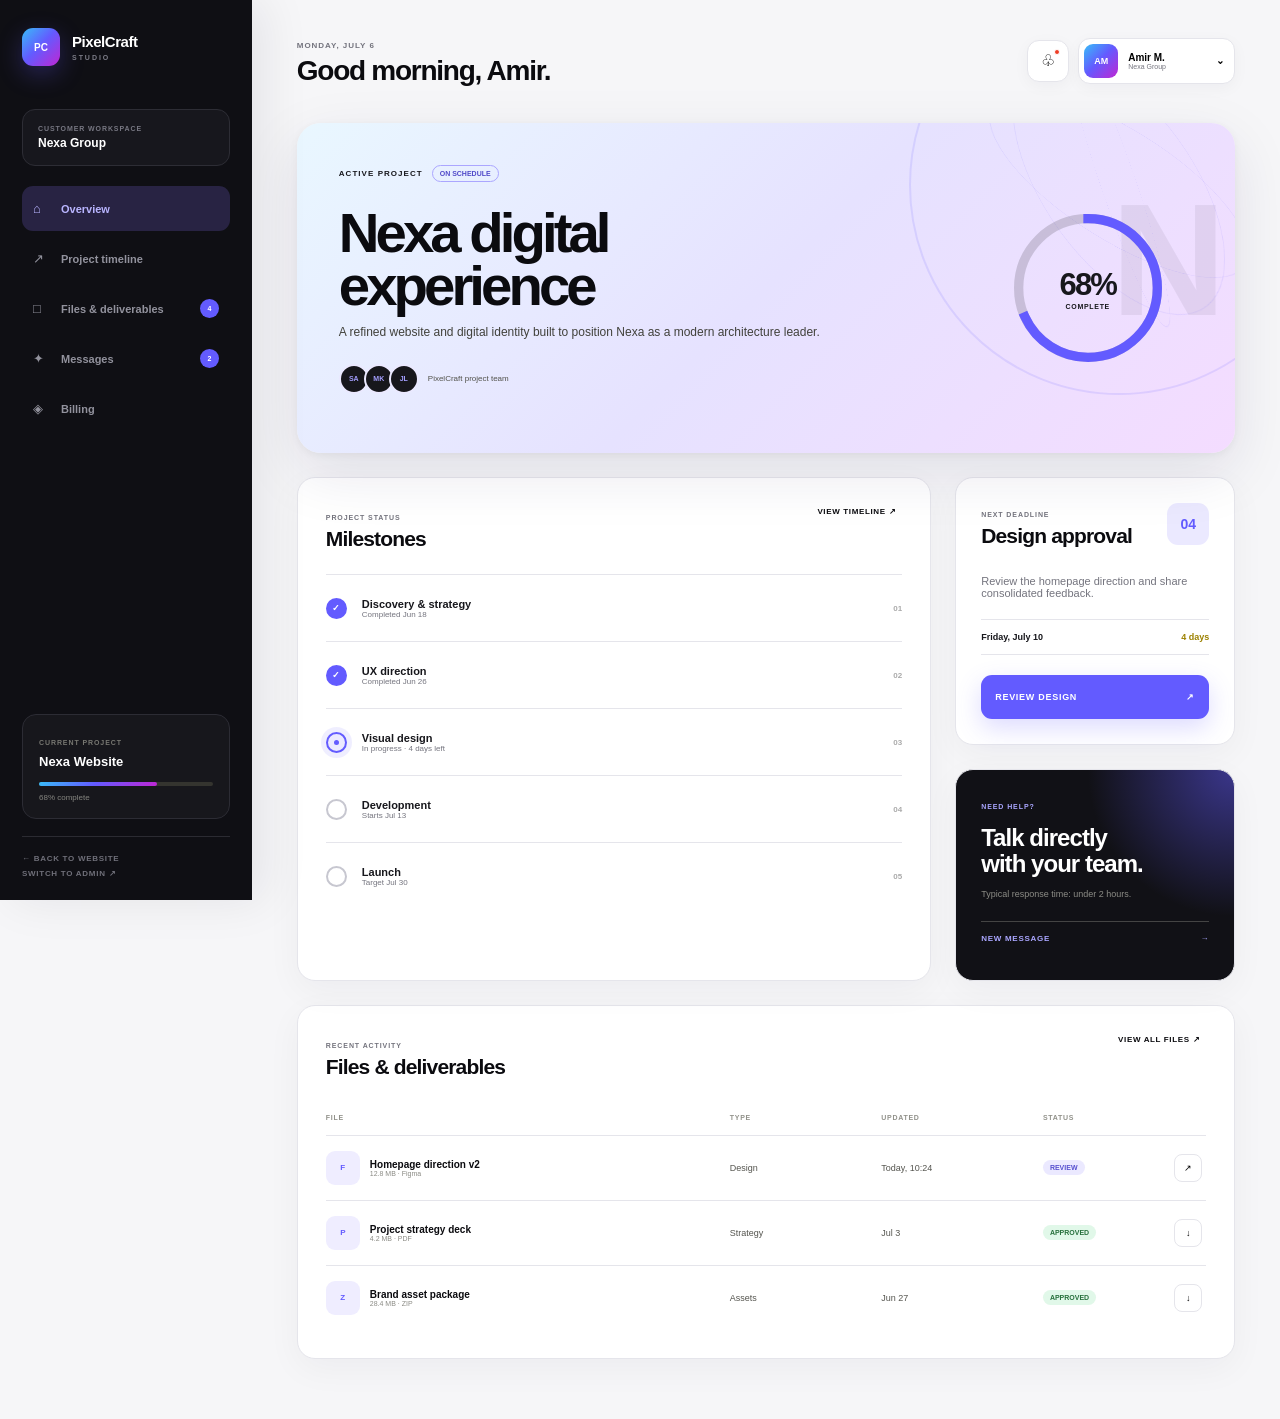
<file: portal.html>
<!doctype html>
<html lang="en">
  <head>
    <meta charset="UTF-8" />
    <meta name="viewport" content="width=device-width, initial-scale=1.0" />
    <meta name="theme-color" content="#635bff" />
    <meta name="description" content="PixelCraft Studio customer project portal." />
    <title>Client Portal — PixelCraft Studio</title>
    <link rel="icon" href="assets/favicon.svg" type="image/svg+xml" />
    <link rel="stylesheet" href="dashboard.css" />
    <link rel="stylesheet" href="framer-theme.css" />
  </head>
  <body class="dashboard customer-dashboard">
    <button class="dash-menu" type="button" aria-label="Open navigation" data-dash-menu><span></span><span></span></button>

    <aside class="dash-sidebar" data-sidebar>
      <a class="dash-brand" href="index.html" aria-label="PixelCraft Studio home">
        <span>PC</span><div><strong>PixelCraft</strong><small>Studio</small></div>
      </a>
      <div class="workspace-label"><span>Customer workspace</span><strong>Nexa Group</strong></div>
      <nav class="dash-nav" aria-label="Customer portal navigation">
        <button class="active" type="button" data-view="overview"><i>⌂</i><span>Overview</span></button>
        <button type="button" data-view="timeline"><i>↗</i><span>Project timeline</span></button>
        <button type="button" data-view="files"><i>□</i><span>Files &amp; deliverables</span><b>4</b></button>
        <button type="button" data-view="messages"><i>✦</i><span>Messages</span><b>2</b></button>
        <button type="button" data-view="billing"><i>◈</i><span>Billing</span></button>
      </nav>
      <div class="sidebar-project">
        <span>Current project</span>
        <strong>Nexa Website</strong>
        <div><i style="width: 68%"></i></div>
        <small>68% complete</small>
      </div>
      <div class="sidebar-bottom">
        <a href="index.html">← Back to website</a>
        <a href="admin.html">Switch to admin ↗</a>
      </div>
    </aside>

    <main class="dash-main">
      <header class="dash-topbar">
        <div><span>Monday, July 6</span><h1>Good morning, Amir.</h1></div>
        <div class="topbar-actions">
          <button class="icon-button" type="button" aria-label="Notifications"><span></span>♧</button>
          <button class="profile-button" type="button"><span>AM</span><div><strong>Amir M.</strong><small>Nexa Group</small></div><b>⌄</b></button>
        </div>
      </header>

      <section class="project-hero dash-panel">
        <div class="project-hero-copy">
          <div class="dash-eyebrow"><span>Active project</span><i>On schedule</i></div>
          <h2>Nexa digital<br />experience</h2>
          <p>A refined website and digital identity built to position Nexa as a modern architecture leader.</p>
          <div class="project-team"><span>SA</span><span>MK</span><span>JL</span><small>PixelCraft project team</small></div>
        </div>
        <div class="project-progress-ring" style="--progress: 68">
          <svg viewBox="0 0 120 120" aria-hidden="true"><circle cx="60" cy="60" r="52"/><circle class="progress" cx="60" cy="60" r="52"/></svg>
          <div><strong>68%</strong><span>Complete</span></div>
        </div>
        <div class="project-hero-accent" aria-hidden="true"><span>N</span><i></i><i></i><i></i></div>
      </section>

      <section class="dashboard-grid">
        <article class="dash-panel milestone-panel">
          <div class="panel-heading"><div><span>Project status</span><h2>Milestones</h2></div><button type="button">View timeline ↗</button></div>
          <div class="milestone-list">
            <div class="milestone complete"><i>✓</i><div><strong>Discovery &amp; strategy</strong><span>Completed Jun 18</span></div><b>01</b></div>
            <div class="milestone complete"><i>✓</i><div><strong>UX direction</strong><span>Completed Jun 26</span></div><b>02</b></div>
            <div class="milestone active"><i></i><div><strong>Visual design</strong><span>In progress · 4 days left</span></div><b>03</b></div>
            <div class="milestone"><i></i><div><strong>Development</strong><span>Starts Jul 13</span></div><b>04</b></div>
            <div class="milestone"><i></i><div><strong>Launch</strong><span>Target Jul 30</span></div><b>05</b></div>
          </div>
        </article>

        <aside class="dashboard-side-stack">
          <article class="dash-panel deadline-card">
            <div class="panel-heading"><div><span>Next deadline</span><h2>Design approval</h2></div><b>04</b></div>
            <p>Review the homepage direction and share consolidated feedback.</p>
            <div class="deadline-meta"><span>Friday, July 10</span><strong>4 days</strong></div>
            <button class="dash-primary" type="button" data-toast="Opening design review…">Review design <span>↗</span></button>
          </article>
          <article class="dash-panel support-card">
            <span>Need help?</span><h2>Talk directly<br />with your team.</h2><p>Typical response time: under 2 hours.</p>
            <button type="button" data-toast="Starting a new message…">New message <span>→</span></button>
          </article>
        </aside>
      </section>

      <section class="dash-panel deliverables-panel">
        <div class="panel-heading"><div><span>Recent activity</span><h2>Files &amp; deliverables</h2></div><button type="button" data-toast="Showing all project files">View all files ↗</button></div>
        <div class="file-table">
          <div class="file-row file-head"><span>File</span><span>Type</span><span>Updated</span><span>Status</span><span></span></div>
          <div class="file-row"><div class="file-name"><i>F</i><span><strong>Homepage direction v2</strong><small>12.8 MB · Figma</small></span></div><span>Design</span><span>Today, 10:24</span><span class="status review">Review</span><button type="button" data-toast="Homepage direction selected">↗</button></div>
          <div class="file-row"><div class="file-name"><i>P</i><span><strong>Project strategy deck</strong><small>4.2 MB · PDF</small></span></div><span>Strategy</span><span>Jul 3</span><span class="status approved">Approved</span><button type="button" data-toast="Strategy deck selected">↓</button></div>
          <div class="file-row"><div class="file-name"><i>Z</i><span><strong>Brand asset package</strong><small>28.4 MB · ZIP</small></span></div><span>Assets</span><span>Jun 27</span><span class="status approved">Approved</span><button type="button" data-toast="Brand assets selected">↓</button></div>
        </div>
      </section>
    </main>

    <div class="dash-toast" role="status" aria-live="polite" data-dash-toast></div>
    <script src="dashboard.js"></script>
  </body>
</html>
</file>
<file: style.css>
@import url("https://fonts.googleapis.com/css2?family=Manrope:wght@400;500;600;700;800&family=Sora:wght@600;700;800&display=swap");

:root {
  --bg: #151515;
  --bg-soft: #181818;
  --card: #1C1C1C;
  --card-2: #202020;
  --line: rgba(255, 255, 255, .16);
  --text: #FFFFFF;
  --muted: #CFCFCF;
  --yellow: #FFC107;
  --black: #121212;
  --shadow: 0 22px 55px rgba(0, 0, 0, .32);
  --ease: cubic-bezier(.16, 1, .3, 1);
  --container: 1180px;
}

* { box-sizing: border-box; }
html { scroll-behavior: smooth; scrollbar-color: var(--yellow) var(--bg); }
body {
  margin: 0;
  overflow-x: hidden;
  background: var(--bg);
  color: var(--text);
  font-family: "Manrope", ui-sans-serif, system-ui, -apple-system, BlinkMacSystemFont, "Segoe UI", sans-serif;
  font-size: 16px;
  font-weight: 400;
  line-height: 1.7;
  letter-spacing: .01em;
  -webkit-font-smoothing: antialiased;
}
body.menu-open { overflow: hidden; }
a { color: inherit; text-decoration: none; }
button, input, select, textarea { font: inherit; }
button { cursor: pointer; }
img, svg { display: block; max-width: 100%; }
::selection { background: var(--yellow); color: var(--black); }
.sr-only { position: absolute; width: 1px; height: 1px; overflow: hidden; clip: rect(0,0,0,0); white-space: nowrap; }
.skip-link { position: fixed; z-index: 999; top: 14px; left: 14px; padding: 10px 14px; background: var(--yellow); color: var(--black); transform: translateY(-150%); }
.skip-link:focus { transform: none; }
.container { width: min(calc(100% - 42px), var(--container)); margin-inline: auto; }
.section { padding: 96px 0; }
.cursor-glow { position: fixed; z-index: 0; width: 320px; height: 320px; border-radius: 50%; background: radial-gradient(circle, rgba(255,212,0,.1), transparent 65%); pointer-events: none; transition: transform .08s linear; }

.site-header { position: fixed; z-index: 100; inset: 0 0 auto; border-bottom: 1px solid transparent; transition: .25s var(--ease); }
.site-header.scrolled { background: rgba(7,7,7,.86); border-color: var(--line); backdrop-filter: blur(16px); }
.nav-wrap { display: flex; align-items: center; gap: 24px; min-height: 76px; }
.brand { display: inline-flex; align-items: center; margin-right: auto; }
.brand-logo { width: clamp(148px, 14vw, 214px); height: auto; object-fit: contain; filter: drop-shadow(0 8px 22px rgba(0,0,0,.28)); }
.footer-brand .brand-logo { width: clamp(156px, 16vw, 226px); }
.main-nav { display: flex; align-items: center; gap: 30px; }
.main-nav a { color: var(--muted); font-size: 16px; font-weight: 500; letter-spacing: .01em; transition: color .2s; }
.main-nav a:hover { color: var(--yellow); }
.nav-cta, .btn { display: inline-flex; min-height: 46px; align-items: center; justify-content: center; border-radius: 999px; font-family: "Sora", ui-sans-serif, system-ui, sans-serif; font-size: 14px; font-weight: 600; letter-spacing: .03em; transition: transform .22s var(--ease), background .22s, border-color .22s; }
.nav-cta { padding: 0 20px; background: var(--yellow); color: var(--black); }
.nav-cta:hover, .btn:hover { transform: translateY(-2px); }
.menu-toggle { display: none; }

.hero { padding-top: 76px; border-bottom: 1px solid var(--line); background: linear-gradient(180deg, #0a0a0a 0%, #070707 100%); }
.hero-layout { display: grid; grid-template-columns: 1fr .92fr; align-items: center; gap: 64px; min-height: 790px; padding: 84px 0; }
.eyebrow, .kicker { margin: 0 0 16px; color: var(--yellow); font-size: 12px; font-weight: 900; letter-spacing: .12em; text-transform: uppercase; }
h1, h2, h3, h4, h5, h6, p { margin-top: 0; }
h1, h2, h3, h4, h5, h6 { font-family: "Sora", ui-sans-serif, system-ui, sans-serif; font-weight: 800; line-height: 1.12; letter-spacing: -.05em; }
p { font-size: 17px; line-height: 1.7; letter-spacing: .01em; }
.hero h1 { max-width: 720px; margin-bottom: 22px; font-size: clamp(50px, 6.1vw, 86px); line-height: 1.05; letter-spacing: -.055em; text-wrap: balance; }
.hero-text { max-width: 560px; color: #d6d5cc; font-size: 18px; line-height: 1.75; }
.hero-actions { display: flex; flex-wrap: wrap; gap: 13px; margin-top: 32px; }
.btn { padding: 0 24px; border: 1px solid transparent; }
.btn-primary { background: var(--yellow); color: var(--black); }
.btn-secondary { border-color: var(--line); background: rgba(255,255,255,.04); color: var(--text); }
.btn-secondary:hover { border-color: rgba(255,212,0,.55); color: var(--yellow); }
.hero-contact { display: flex; flex-wrap: wrap; align-items: center; gap: 10px 14px; width: fit-content; max-width: 100%; margin-top: 20px; padding: 9px 12px; border: 1px solid rgba(255,193,7,.22); border-radius: 999px; background: rgba(255,255,255,.025); }
.hero-contact a, .hero-contact > span { display: inline-flex; align-items: center; gap: 7px; color: var(--muted); font-size: 12px; line-height: 1.3; transition: color .2s; }
.hero-contact a:hover { color: var(--yellow); }
.hero-contact a span { color: var(--yellow); font-size: 12px; }
.hero-contact i { width: 6px; height: 6px; border-radius: 50%; background: var(--yellow); box-shadow: 0 0 0 4px rgba(255,193,7,.12); }
.hero-points { display: flex; flex-wrap: wrap; gap: 8px; margin-top: 22px; }
.hero-points span { padding: 7px 10px; border: 1px solid rgba(255,255,255,.14); border-radius: 999px; color: var(--muted); font-size: 11px; line-height: 1.2; }
.hero-mockup { position: relative; align-self: start; }
.desktop-frame, .desktop-project { overflow: hidden; border: 1px solid var(--line); border-radius: 24px; background: var(--card); box-shadow: var(--shadow); }
.desktop-frame { transform: perspective(1000px) rotateY(-5deg); transition: transform .35s var(--ease); }
.desktop-frame:hover { transform: none; }
.browser-bar, .project-bar { display: flex; align-items: center; gap: 7px; height: 42px; padding: 0 16px; border-bottom: 1px solid var(--line); background: #101010; }
.browser-bar i, .project-bar i { width: 9px; height: 9px; border-radius: 50%; background: var(--yellow); }
.browser-bar span { margin-left: auto; color: var(--muted); font-size: 12px; }
.mockup-screen { display: grid; grid-template-columns: 1.2fr .8fr; gap: 24px; align-items: end; min-height: 410px; padding: 42px; background: linear-gradient(135deg, #111 0 60%, rgba(255,212,0,.12)); }
.mockup-screen small { color: var(--yellow); font-size: 12px; font-weight: 850; text-transform: uppercase; letter-spacing: .1em; }
.mockup-screen strong { display: block; max-width: 360px; margin: 14px 0 12px; font-family: "Sora", ui-sans-serif, system-ui, sans-serif; font-size: clamp(34px, 4vw, 58px); font-weight: 800; line-height: 1.08; letter-spacing: -.05em; }
.mockup-screen p { margin: 0; color: var(--muted); }
.mockup-card { display: grid; place-items: center; min-height: 190px; border: 1px solid rgba(255,212,0,.42); border-radius: 22px; background: rgba(255,212,0,.08); }
.mockup-card b { color: var(--yellow); font-size: 66px; line-height: 1; letter-spacing: -.06em; }
.mockup-card span { color: var(--muted); font-size: 13px; }
.hero-video-frame { position: relative; overflow: hidden; aspect-ratio: 16 / 9; border-radius: 0 0 22px 22px; background: #000; }
.hero-video-frame iframe { position: absolute; inset: 0; width: 100%; height: 100%; border: 0; }
.desktop-frame:hover { border-color: rgba(255,193,7,.66); box-shadow: 0 24px 70px rgba(255,193,7,.12), var(--shadow); }

.stats { padding: 50px 0 20px; }
.stats-grid, .features-grid { display: grid; grid-template-columns: repeat(4, 1fr); gap: 16px; }
.stat-card, .service-card, .project-card, .feature-card, .step, .price-card, .testimonial, details, .contact-box { border: 1px solid var(--line); border-radius: 24px; background: var(--card); box-shadow: 0 14px 34px rgba(0,0,0,.22); }
.stat-card { padding: 24px; }
.stat-card strong { display: block; color: var(--yellow); font-size: 42px; letter-spacing: -.06em; }
.stat-card span { color: var(--muted); font-size: 13px; }

.section-head { max-width: 720px; margin-bottom: 38px; }
h2 { margin-bottom: 12px; font-size: clamp(34px, 4.4vw, 60px); line-height: 1.12; letter-spacing: -.05em; text-wrap: balance; }
.section-head > p:last-child, .founder-copy p, .step p, .testimonial span, details p { color: var(--muted); }
.split { display: grid; grid-template-columns: .9fr 1.1fr; gap: 50px; align-items: start; }

.founder { position: relative; overflow: hidden; background: #0d0d0d; }
.founder::before { position: absolute; inset: 0; pointer-events: none; content: ""; background: radial-gradient(circle at 18% 28%, rgba(255,193,7,.12), transparent 32%), linear-gradient(120deg, rgba(255,255,255,.02), transparent 42%), url("./about-image.svg"); background-repeat: no-repeat; background-size: auto, auto, min(460px, 42vw); background-position: center, center, 94% 14%; opacity: .55; }
.founder .container { position: relative; z-index: 1; }
.founder-layout { display: grid; grid-template-columns: .86fr 1.14fr; gap: 64px; align-items: center; }
.founder-photo-card { position: relative; display: grid; min-height: 590px; place-items: end center; overflow: hidden; border: 1px solid rgba(255,196,0,.42); border-radius: 32px; background: linear-gradient(180deg, rgba(255,196,0,.08), rgba(255,255,255,.025)); box-shadow: 0 28px 80px rgba(0,0,0,.38), 0 0 55px rgba(255,196,0,.09); }
.founder-glow { position: absolute; width: 72%; aspect-ratio: 1; border-radius: 50%; background: radial-gradient(circle, rgba(255,196,0,.32), transparent 68%); filter: blur(8px); }
.founder-photo-card img { position: relative; z-index: 1; width: min(86%, 420px); height: auto; object-fit: contain; filter: drop-shadow(0 28px 38px rgba(0,0,0,.45)); animation: founder-float 5s ease-in-out infinite; }
.founder-copy { animation: founder-fade-up .8s var(--ease) both; }
.founder-copy h2 { margin-bottom: 18px; font-size: clamp(38px, 5vw, 70px); }
.founder-copy h2 span { color: var(--text); }
.founder-copy h2 em { color: #FFC400; font-style: normal; }
.founder-copy p { max-width: 700px; color: var(--muted); font-size: 18px; line-height: 1.75; }
.founder-skills { display: flex; flex-wrap: wrap; gap: 9px; margin-top: 26px; }
.founder-skills span { padding: 8px 11px; border: 1px solid rgba(255,196,0,.28); border-radius: 999px; background: rgba(255,255,255,.035); color: var(--muted); font-size: 13px; transition: transform .22s var(--ease), border-color .22s, color .22s; }
.founder-skills span:hover { transform: translateY(-3px); border-color: #FFC400; color: #FFC400; }
.founder-stats { display: grid; grid-template-columns: repeat(4, 1fr); gap: 12px; margin-top: 28px; }
.founder-stats article { padding: 17px 14px; border: 1px solid var(--line); border-radius: 20px; background: var(--card); }
.founder-stats strong { display: block; color: #FFC400; font-family: "Sora", ui-sans-serif, system-ui, sans-serif; font-size: 30px; line-height: 1; }
.founder-stats small { display: block; margin-top: 7px; color: var(--muted); font-size: 12px; line-height: 1.3; }
.founder-actions { display: flex; flex-wrap: wrap; gap: 12px; margin-top: 30px; }
@keyframes founder-float { 0%, 100% { transform: translateY(0); } 50% { transform: translateY(-14px); } }
@keyframes founder-fade-up { from { opacity: 0; transform: translateY(22px); } to { opacity: 1; transform: none; } }

.services-grid { display: grid; grid-template-columns: repeat(5, 1fr); align-items: start; gap: 16px; }
.service-card { position: relative; display: block; min-height: 230px; padding: 24px; overflow: hidden; transition: transform .25s var(--ease), border-color .25s, box-shadow .25s var(--ease), background .25s var(--ease); }
.service-card:hover, .service-card:focus, .service-card:focus-visible, .project-card:hover, .feature-card:hover, .price-card:hover { transform: translateY(-6px); border-color: rgba(255,193,7,.7); }
.service-card:hover, .service-card:focus, .service-card:focus-visible { background: #171717; box-shadow: 0 18px 48px rgba(255,193,7,.14), 0 18px 40px rgba(0,0,0,.34); outline: 0; }
.icon, .price-icon { display: grid; width: 44px; height: 44px; place-items: center; border-radius: 14px; background: var(--yellow); color: var(--black); font-weight: 950; }
.service-card .icon { transition: transform .28s var(--ease), box-shadow .28s var(--ease); }
.service-card:hover .icon, .service-card:focus .icon, .service-card:focus-visible .icon { transform: translateY(-3px) rotate(-6deg) scale(1.06); box-shadow: 0 10px 26px rgba(255,193,7,.22); }
.service-card h3 { margin: 54px 0 10px; font-size: 21px; line-height: 1.08; letter-spacing: -.035em; }
.service-card p, .project-card p, .price-card p { margin: 0; color: var(--muted); font-size: 14px; }
.service-details { display: grid; gap: 6px; max-height: 0; margin: 0; padding: 0; overflow: hidden; color: #deded4; font-size: 13px; list-style: none; opacity: 0; transform: translateY(10px); transition: max-height .32s var(--ease), margin .32s var(--ease), opacity .24s var(--ease), transform .32s var(--ease); }
.service-details li { position: relative; padding-left: 15px; }
.service-details li::before { position: absolute; top: .58em; left: 0; width: 5px; height: 5px; border-radius: 50%; background: var(--yellow); content: ""; }
.service-link { display: inline-flex; margin-top: 0; color: var(--yellow); font-size: 12px; font-weight: 900; letter-spacing: .04em; opacity: 0; transform: translateY(10px); transition: margin .32s var(--ease), opacity .24s var(--ease), transform .32s var(--ease); }
.service-card:hover .service-details, .service-card:focus .service-details, .service-card:focus-visible .service-details { max-height: 120px; margin-top: 18px; opacity: 1; transform: none; }
.service-card:hover .service-link, .service-card:focus .service-link, .service-card:focus-visible .service-link { margin-top: 18px; opacity: 1; transform: none; }

.filter-bar { display: flex; flex-wrap: wrap; gap: 10px; margin-bottom: 24px; }
.filter-bar button { padding: 10px 15px; border: 1px solid var(--line); border-radius: 999px; background: transparent; color: var(--muted); font-size: 12px; font-weight: 850; }
.filter-bar button.active, .filter-bar button:hover { background: var(--yellow); color: var(--black); border-color: var(--yellow); }
.projects-grid { display: grid; grid-template-columns: repeat(3, 1fr); gap: 18px; }
.project-card { padding: 14px; transition: opacity .25s, transform .25s var(--ease), border-color .25s, box-shadow .25s var(--ease); }
.project-card.hidden { display: none; }
.project-card:hover { box-shadow: 0 20px 54px rgba(255,196,0,.12), 0 20px 44px rgba(0,0,0,.28); }
.desktop-project { border-radius: 18px; box-shadow: none; }
.project-bar small { margin-left: auto; color: var(--muted); font-size: 10px; font-weight: 800; letter-spacing: .08em; text-transform: uppercase; }
.project-page { display: grid; align-content: space-between; min-height: 220px; padding: 22px; }
.project-page span { color: #FFC400; font-size: 12px; font-weight: 950; }
.project-page b { max-width: 230px; font-family: "Sora", ui-sans-serif, system-ui, sans-serif; font-size: 31px; font-weight: 800; line-height: 1.1; letter-spacing: -.045em; }
.project-page em { display: block; width: 100%; height: 56px; border-radius: 14px; background: rgba(255,255,255,.1); }
.project-yellow .project-page { background: linear-gradient(135deg, rgba(255,196,0,.3), #111); }
.project-dark .project-page { background: #101010; }
.project-store .project-page { background: linear-gradient(135deg, #171717, rgba(255,196,0,.2)); }
.project-clean .project-page { background: linear-gradient(135deg, #222, #080808); }
.project-saas .project-page { background: linear-gradient(135deg, rgba(255,196,0,.22), #151515 58%); }
.project-motion .project-page { background: radial-gradient(circle at 72% 28%, rgba(255,196,0,.46), transparent 18rem), #101010; }
.project-meta { display: flex; align-items: center; justify-content: space-between; gap: 10px; margin: 16px 6px 0; }
.project-meta span { padding: 5px 9px; border: 1px solid rgba(255,196,0,.35); border-radius: 999px; color: #FFC400; font-size: 11px; font-weight: 800; }
.project-meta strong { color: var(--muted); font-size: 12px; font-weight: 700; text-align: right; }
.project-card h3 { margin: 16px 6px 4px; font-size: 21px; }
.project-card p { margin-inline: 6px; }
.project-tags { display: flex; flex-wrap: wrap; gap: 7px; margin: 14px 6px 0; }
.project-tags span { padding: 5px 8px; border-radius: 999px; background: rgba(255,255,255,.06); color: var(--muted); font-size: 11px; }
.project-actions { display: flex; gap: 10px; margin: 16px 6px 4px; }
.project-actions a { display: inline-flex; min-height: 38px; align-items: center; justify-content: center; padding: 0 13px; border: 1px solid var(--line); border-radius: 999px; color: var(--text); font-family: "Sora", ui-sans-serif, system-ui, sans-serif; font-size: 12px; font-weight: 600; transition: border-color .2s, color .2s, background .2s, transform .2s; }
.project-actions a:first-child { background: #FFC400; border-color: #FFC400; color: var(--black); }
.project-actions a:hover { transform: translateY(-2px); border-color: #FFC400; color: #FFC400; }
.project-actions a:first-child:hover { color: var(--black); }
.showcase-stats { display: grid; grid-template-columns: repeat(4, 1fr); gap: 14px; margin-top: 28px; }
.showcase-stats article { padding: 20px; border: 1px solid var(--line); border-radius: 22px; background: var(--card); text-align: center; }
.showcase-stats strong { display: block; color: #FFC400; font-family: "Sora", ui-sans-serif, system-ui, sans-serif; font-size: 34px; line-height: 1; }
.showcase-stats span { display: block; margin-top: 8px; color: var(--muted); font-size: 13px; }

.why { background: var(--bg-soft); }
.why .section-head p:last-child { max-width: 650px; color: var(--muted); }
.features-grid { grid-template-columns: repeat(2, 1fr); gap: 14px; }
.feature-card { display: grid; grid-template-columns: auto 1fr; column-gap: 15px; align-items: start; min-height: 0; padding: 18px; transition: transform .22s var(--ease), border-color .22s, box-shadow .22s var(--ease); }
.feature-card:hover { border-color: rgba(255,193,7,.62); box-shadow: 0 18px 46px rgba(255,193,7,.1), 0 18px 40px rgba(0,0,0,.28); }
.feature-icon { display: grid; grid-row: span 3; width: 36px; height: 36px; place-items: center; border: 1px solid rgba(255,193,7,.48); border-radius: 12px; background: rgba(255,193,7,.08); color: var(--yellow); font-size: 16px; font-weight: 950; }
.feature-card h3 { margin: 0 0 5px; font-size: 20px; letter-spacing: -.025em; }
.feature-card p { margin: 0; color: var(--muted); font-size: 14px; line-height: 1.45; }
.feature-card small { display: inline-flex; width: max-content; max-width: 100%; margin-top: 11px; padding: 6px 9px; border: 1px solid rgba(255,193,7,.34); border-radius: 999px; color: var(--yellow); font-size: 11px; font-weight: 850; }

.steps-grid, .pricing-grid, .testimonial-grid { display: grid; grid-template-columns: repeat(3, 1fr); gap: 18px; }
.steps-grid { grid-template-columns: repeat(4, 1fr); }
.step { min-height: 190px; padding: 24px; }
.step span { color: var(--yellow); font-size: 12px; font-weight: 950; }
.step h3 { margin: 48px 0 8px; font-size: 22px; }
.pricing { background: var(--bg-soft); }
.price-card { display: grid; gap: 14px; padding: 26px; transition: transform .25s var(--ease), border-color .25s; }
.price-card.popular { border-color: rgba(255,212,0,.58); }
.price-card h3 { margin: 10px 0 0; font-size: 26px; }
.price-card strong { color: var(--yellow); font-size: 34px; letter-spacing: -.045em; }
.price-card > small { color: var(--yellow); font-size: 11px; font-weight: 850; letter-spacing: .08em; }
.price-card .btn { width: max-content; margin-top: 8px; }
.package-details { padding: 0; border: 0; border-radius: 0; background: transparent; box-shadow: none; }
.package-details summary { padding: 10px 0; color: var(--yellow); font-size: 13px; }
.package-details ul { display: grid; gap: 8px; margin: 8px 0 0; padding-left: 18px; color: var(--muted); font-size: 14px; }
.choose-package { border: 0; }
.package-modal { position: fixed; z-index: 300; inset: 0; display: none; align-items: center; justify-content: center; padding: 20px; background: rgba(0,0,0,.78); }
.package-modal.open { display: flex; }
.modal-panel { position: relative; width: min(100%, 560px); max-height: calc(100vh - 40px); overflow: auto; padding: 32px; border: 1px solid rgba(255,193,7,.45); border-radius: 24px; background: var(--card); box-shadow: 0 28px 80px rgba(0,0,0,.5); }
.modal-panel h2 { font-size: clamp(30px, 5vw, 46px); }
.modal-close { position: absolute; top: 18px; right: 18px; width: 38px; height: 38px; border: 1px solid var(--line); border-radius: 50%; background: transparent; color: var(--text); font-size: 24px; }
.modal-close:hover { border-color: var(--yellow); color: var(--yellow); }
.package-form { display: grid; gap: 14px; }
.package-form label { color: var(--muted); font-size: 12px; font-weight: 850; letter-spacing: .08em; text-transform: uppercase; }
.package-form input, .package-form textarea { width: 100%; margin-top: 8px; padding: 14px 15px; border: 1px solid var(--line); border-radius: 14px; outline: 0; background: #0b0b0b; color: var(--text); }
.package-form input:focus, .package-form textarea:focus { border-color: var(--yellow); box-shadow: 0 0 0 4px rgba(255,193,7,.1); }
.package-form input[readonly] { color: var(--yellow); }

.testimonial-slider { max-width: 760px; margin-inline: auto; }
.testimonial-grid { display: block; position: relative; min-height: 235px; overflow: hidden; }
.testimonial { display: none; align-content: start; gap: 14px; min-height: 235px; padding: 22px; transition: transform .22s var(--ease), border-color .22s, box-shadow .22s var(--ease); }
.testimonial.active { display: grid; animation: testimonial-slide .36s var(--ease) both; }
.testimonial.slide-back { animation-name: testimonial-slide-back; }
.testimonial:hover { border-color: rgba(255,193,7,.58); box-shadow: 0 18px 44px rgba(255,193,7,.1), 0 18px 36px rgba(0,0,0,.26); }
.client-row { display: flex; align-items: center; gap: 12px; }
.avatar { display: grid; width: 44px; height: 44px; place-items: center; border: 1px solid rgba(255,193,7,.5); border-radius: 50%; background: rgba(255,193,7,.1); color: var(--yellow); font-size: 13px; font-weight: 900; }
.client-row strong { display: block; color: var(--text); font-size: 16px; }
.client-row small { display: block; color: var(--muted); font-size: 13px; }
.rating { color: var(--yellow); font-size: 13px; letter-spacing: .08em; }
.testimonial p { margin: 0; color: #F2F2F2; font-size: 15px; line-height: 1.55; }
.testimonial-controls { display: flex; align-items: center; justify-content: center; flex-wrap: wrap; gap: 14px; margin-top: 18px; }
.testimonial-arrow { display: grid; width: 48px; height: 48px; place-items: center; border: 1px solid rgba(255,193,7,.45); border-radius: 50%; background: linear-gradient(145deg, #121212, var(--card)); color: var(--yellow); font-family: "Sora", ui-sans-serif, system-ui, sans-serif; font-size: 20px; box-shadow: 0 12px 26px rgba(0,0,0,.22); transition: border-color .2s, color .2s, background .2s, transform .2s, box-shadow .2s; }
.testimonial-arrow:hover { border-color: var(--yellow); background: var(--yellow); color: var(--black); transform: translateY(-2px) scale(1.04); box-shadow: 0 16px 34px rgba(255,193,7,.16); }
.testimonial-arrow:active { transform: translateY(0) scale(.94); }
.testimonial-controls span { color: var(--muted); font-size: 13px; }
.testimonial-controls b { color: var(--yellow); }
.leave-review-btn { min-height: 48px; }
.review-modal { position: fixed; z-index: 310; inset: 0; display: none; align-items: center; justify-content: center; padding: 20px; background: rgba(0,0,0,.78); }
.review-modal.open { display: flex; }
.review-panel { position: relative; width: min(100%, 540px); max-height: calc(100vh - 40px); overflow: auto; padding: 32px; border: 1px solid rgba(255,193,7,.45); border-radius: 24px; background: var(--card); box-shadow: 0 28px 80px rgba(0,0,0,.5); }
.review-panel h2 { font-size: clamp(30px, 5vw, 46px); }
.review-form { display: grid; gap: 14px; }
.review-form label { color: var(--muted); font-size: 12px; font-weight: 850; letter-spacing: .08em; text-transform: uppercase; }
.review-form input, .review-form select, .review-form textarea { width: 100%; margin-top: 8px; padding: 14px 15px; border: 1px solid var(--line); border-radius: 14px; outline: 0; background: #0b0b0b; color: var(--text); }
.review-form input:focus, .review-form select:focus, .review-form textarea:focus { border-color: var(--yellow); box-shadow: 0 0 0 4px rgba(255,193,7,.1); }
@keyframes testimonial-slide { from { opacity: 0; transform: translateX(26px); } to { opacity: 1; transform: none; } }
@keyframes testimonial-slide-back { from { opacity: 0; transform: translateX(-26px); } to { opacity: 1; transform: none; } }
.faq-list { display: grid; gap: 12px; }
details { padding: 22px 24px; }
summary { list-style: none; cursor: pointer; font-size: 18px; font-weight: 850; }
summary::-webkit-details-marker { display: none; }
summary::after { float: right; color: var(--yellow); content: "+"; }
details[open] summary::after { content: "-"; }
details p { margin: 12px 0 0; }

.contact { position: relative; overflow: hidden; padding-top: 70px; }
.contact::before { position: absolute; inset: 0; pointer-events: none; content: ""; background: linear-gradient(90deg, rgba(13,13,13,.95), rgba(13,13,13,.72)), url("./contact-bg.png"); background-size: cover; background-position: center; opacity: .45; }
.contact .container { position: relative; z-index: 1; }
.contact-box { display: grid; grid-template-columns: .9fr 1.1fr; gap: 48px; padding: 42px; }
.contact-copy p:not(.kicker) { max-width: 440px; color: var(--muted); }
.contact-links { display: flex; flex-wrap: wrap; gap: 10px; margin-top: 24px; }
.contact-links a { padding: 10px 14px; border: 1px solid var(--line); border-radius: 999px; color: var(--muted); }
.contact-links a:hover { border-color: rgba(255,212,0,.55); color: var(--yellow); }
.contact-form { display: grid; gap: 14px; }
.contact-form label { color: var(--muted); font-size: 12px; font-weight: 850; letter-spacing: .08em; text-transform: uppercase; }
.contact-form input, .contact-form select, .contact-form textarea { width: 100%; margin-top: 8px; padding: 15px 16px; border: 1px solid var(--line); border-radius: 15px; outline: 0; background: #0b0b0b; color: var(--text); transition: border-color .2s, box-shadow .2s; }
.contact-form input:focus, .contact-form select:focus, .contact-form textarea:focus { border-color: var(--yellow); box-shadow: 0 0 0 4px rgba(255,212,0,.1); }
.contact-form option { background: var(--black); }
.form-status { margin: 0; color: var(--yellow); font-size: 13px; }

.site-footer { padding: 64px 0 28px; border-top: 1px solid var(--line); background: #050505; }
.footer-grid { display: grid; grid-template-columns: 1.35fr repeat(3, 1fr); gap: 38px; }
.footer-grid p { max-width: 300px; color: var(--muted); }
.footer-grid div { display: grid; align-content: start; gap: 9px; }
.footer-grid h3 { margin: 0 0 10px; color: var(--yellow); font-size: 12px; letter-spacing: .12em; text-transform: uppercase; }
.footer-grid a:not(.brand) { width: max-content; color: var(--muted); font-size: 14px; }
.footer-grid a:hover { color: var(--yellow); }
.social-icons { display: flex !important; flex-direction: row; gap: 8px !important; }
.social-icons a { display: grid; width: 38px; height: 38px; place-items: center; border: 1px solid var(--line); border-radius: 50%; font-weight: 900; }
.social-icons a:hover { border-color: var(--yellow); background: var(--yellow); color: var(--black) !important; }
.footer-bottom { display: flex; justify-content: space-between; gap: 16px; margin-top: 46px; padding-top: 22px; border-top: 1px solid var(--line); color: #777; font-size: 12px; }

.admin-page { min-height: 100vh; background: var(--bg); }
.admin-shell { width: min(calc(100% - 32px), 1120px); margin: 0 auto; padding: 48px 0; }
.admin-login, .admin-dashboard, .inquiry-card, .empty-card { border: 1px solid var(--line); border-radius: 24px; background: var(--card); box-shadow: 0 18px 50px rgba(0,0,0,.28); }
.admin-login { width: min(100%, 460px); margin: 8vh auto 0; padding: 32px; }
.admin-logo { width: 190px; height: auto; margin-bottom: 24px; }
.admin-login h1, .admin-topbar h1 { margin-bottom: 8px; font-size: clamp(34px, 5vw, 54px); line-height: 1.12; letter-spacing: -.05em; }
.admin-login p { color: var(--muted); }
.admin-login form { display: grid; gap: 14px; margin-top: 24px; }
.admin-login label { color: var(--muted); font-size: 12px; font-weight: 850; letter-spacing: .08em; text-transform: uppercase; }
.admin-login input { width: 100%; margin-top: 8px; padding: 14px 15px; border: 1px solid var(--line); border-radius: 14px; outline: 0; background: #0b0b0b; color: var(--text); }
.admin-dashboard { padding: 28px; }
.admin-topbar { display: flex; align-items: center; justify-content: space-between; gap: 18px; margin-bottom: 24px; }
.admin-actions { display: flex; flex-wrap: wrap; gap: 10px; }
.inquiries-list { display: grid; gap: 16px; }
.inquiry-card, .empty-card { padding: 22px; }
.inquiry-card h2 { margin: 0; font-size: 24px; }
.inquiry-card small { color: var(--yellow); }
.inquiry-card p { margin: 10px 0 0; color: var(--muted); }
.inquiry-card b { color: var(--text); }
.inquiry-card .btn { margin-top: 16px; }

.reveal { opacity: 0; transform: translateY(24px); transition: opacity .72s var(--ease), transform .72s var(--ease); }
.reveal.visible, body.loaded .hero-copy { opacity: 1; transform: none; }

@media (max-width: 1120px) {
  .services-grid { grid-template-columns: repeat(3, 1fr); }
  .features-grid { grid-template-columns: repeat(3, 1fr); }
}

@media (max-width: 920px) {
  .hero-layout, .founder-layout, .split, .contact-box { grid-template-columns: 1fr; }
  .hero-layout { min-height: auto; padding: 112px 0 72px; }
  .desktop-frame { transform: none; }
  .founder-layout { gap: 34px; }
  .founder-photo-card { max-width: 460px; min-height: 520px; }
  .founder-stats { grid-template-columns: repeat(2, 1fr); }
  .stats-grid, .projects-grid, .steps-grid, .pricing-grid, .testimonial-grid, .footer-grid { grid-template-columns: repeat(2, 1fr); }
  .showcase-stats { grid-template-columns: repeat(2, 1fr); }
}

@media (max-width: 720px) {
  .container { width: min(calc(100% - 28px), var(--container)); }
  .section { padding: 76px 0; }
  .nav-wrap { min-height: 70px; }
  .nav-cta { display: none; }
  .menu-toggle { position: relative; z-index: 102; display: grid; width: 44px; height: 44px; place-content: center; gap: 6px; border: 1px solid var(--line); border-radius: 14px; background: rgba(255,255,255,.05); }
  .menu-toggle span:not(.sr-only) { display: block; width: 18px; height: 2px; background: var(--yellow); transition: .25s; }
  .menu-toggle[aria-expanded="true"] span:first-child { transform: translateY(4px) rotate(45deg); }
  .menu-toggle[aria-expanded="true"] span:nth-child(2) { transform: translateY(-4px) rotate(-45deg); }
  .main-nav { position: fixed; z-index: 101; inset: 0; display: none; flex-direction: column; align-items: flex-start; justify-content: center; gap: 22px; padding: 10vw; background: rgba(5,5,5,.96); backdrop-filter: blur(16px); }
  .main-nav.open { display: flex; }
  .main-nav a { color: var(--text); font-size: 36px; line-height: 1; letter-spacing: -.055em; }
  .brand-logo { width: 154px; }
  .hero h1 { font-size: clamp(44px, 13vw, 66px); }
  .hero-text { font-size: 16px; }
  .hero-actions { flex-direction: column; align-items: stretch; }
  .hero-contact { align-items: flex-start; flex-direction: column; width: 100%; border-radius: 18px; }
  .mockup-screen { grid-template-columns: 1fr; min-height: 360px; padding: 28px; }
  .founder-photo-card img { height: 430px; }
  .founder-photo-card { min-height: 455px; }
  .founder-photo-card img { width: min(82%, 350px); height: auto; }
  .founder-stats { grid-template-columns: 1fr 1fr; }
  .founder-actions { flex-direction: column; }
  .stats-grid, .services-grid, .projects-grid, .features-grid, .steps-grid, .pricing-grid, .testimonial-grid, .footer-grid { grid-template-columns: 1fr; }
  .showcase-stats { grid-template-columns: 1fr; }
  .feature-card { min-height: 120px; }
  .contact-box { padding: 26px; }
  .admin-topbar { align-items: flex-start; flex-direction: column; }
  .footer-bottom { flex-direction: column; }
}

@media (prefers-reduced-motion: reduce) {
  html { scroll-behavior: auto; }
  *, *::before, *::after { animation-duration: .01ms !important; transition-duration: .01ms !important; }
  .reveal { opacity: 1; transform: none; }
}
</file>
<file: dashboard.css>
:root {
  --yellow: #ffd500;
  --black: #0b0b0b;
  --ink: #171717;
  --paper: #f3f3ed;
  --white: #fff;
  --gray: #71716b;
  --line: #d5d5cc;
  --ease: cubic-bezier(.16,1,.3,1);
}
* { box-sizing: border-box; }
html { scroll-behavior: smooth; }
body { margin: 0; color: var(--ink); font-family: Inter,"Segoe UI",Arial,sans-serif; -webkit-font-smoothing: antialiased; }
button, input { font: inherit; }
button, a { -webkit-tap-highlight-color: transparent; }
a { color: inherit; text-decoration: none; }
.dashboard { min-height: 100vh; background: var(--paper); }
.dash-sidebar {
  position: fixed; z-index: 50; inset: 0 auto 0 0; display: flex; width: 252px; flex-direction: column;
  padding: 28px 22px 22px; border-right: 2px solid var(--black); background: var(--black); color: var(--white);
  transition: transform .35s var(--ease);
}
.admin-dashboard .dash-sidebar { background: var(--yellow); color: var(--black); }
.dash-brand { display: flex; align-items: center; gap: 12px; }
.dash-brand > span { display: grid; width: 38px; height: 38px; place-items: center; border: 2px solid var(--yellow); background: var(--black); color: var(--yellow); font-size: 10px; font-weight: 900; }
.admin-dashboard .dash-brand > span { border-color: var(--black); background: var(--white); color: var(--black); }
.dash-brand div { display: grid; line-height: 1; }
.dash-brand strong { font-size: 15px; letter-spacing: -.03em; }
.dash-brand small { margin-top: 5px; color: #9d9d96; font-size: 7px; font-weight: 800; letter-spacing: .28em; text-transform: uppercase; }
.admin-dashboard .dash-brand small { color: #575750; }
.workspace-label { display: grid; gap: 4px; margin: 43px 0 20px; padding: 15px; border: 1px solid #3f3f3a; }
.admin-dashboard .workspace-label { border: 2px solid var(--black); background: rgba(255,255,255,.38); }
.workspace-label span { color: #898983; font-size: 7px; font-weight: 850; letter-spacing: .13em; text-transform: uppercase; }
.admin-dashboard .workspace-label span { color: #54544d; }
.workspace-label strong { font-size: 12px; }
.dash-nav { display: grid; gap: 5px; }
.dash-nav button { display: grid; grid-template-columns: 28px 1fr auto; align-items: center; min-height: 45px; padding: 0 11px; border: 0; background: transparent; color: #aaa9a3; cursor: pointer; text-align: left; transition: .2s; }
.admin-dashboard .dash-nav button { color: #45453f; }
.dash-nav button:hover, .dash-nav button.active { background: var(--yellow); color: var(--black); }
.admin-dashboard .dash-nav button:hover, .admin-dashboard .dash-nav button.active { border: 2px solid var(--black); background: var(--black); color: var(--yellow); }
.dash-nav button i { font-size: 13px; font-style: normal; }
.dash-nav button span { font-size: 11px; font-weight: 700; }
.dash-nav button b { display: grid; min-width: 19px; height: 19px; padding: 0 5px; place-items: center; border-radius: 20px; background: #30302c; color: var(--white); font-size: 7px; }
.dash-nav button.active b { background: var(--black); }
.admin-dashboard .dash-nav button.active b { background: var(--yellow); color: var(--black); }
.sidebar-project { margin-top: auto; padding: 16px; border: 1px solid #3f3f3a; background: #141414; }
.sidebar-project > span, .admin-quick > span { color: #777771; font-size: 7px; font-weight: 850; letter-spacing: .13em; text-transform: uppercase; }
.sidebar-project strong { display: block; margin: 5px 0 13px; font-size: 13px; }
.sidebar-project div { height: 4px; background: #34342f; }
.sidebar-project div i { display: block; height: 4px; background: var(--yellow); }
.sidebar-project small { display: block; margin-top: 7px; color: #868680; font-size: 8px; }
.admin-quick { display: grid; gap: 7px; margin-top: auto; padding: 14px 0; }
.admin-quick > span { color: #55554e; }
.admin-quick button { min-height: 38px; border: 2px solid var(--black); background: rgba(255,255,255,.5); color: var(--black); cursor: pointer; font-size: 9px; font-weight: 800; text-align: left; padding-inline: 12px; }
.admin-quick button:hover { background: var(--black); color: var(--yellow); }
.sidebar-bottom { display: grid; gap: 6px; margin-top: 17px; padding-top: 17px; border-top: 1px solid #3d3d39; }
.admin-dashboard .sidebar-bottom { border-color: rgba(0,0,0,.35); }
.sidebar-bottom a { color: #888882; font-size: 8px; font-weight: 800; letter-spacing: .09em; text-transform: uppercase; }
.admin-dashboard .sidebar-bottom a { color: #3e3e39; }
.sidebar-bottom a:hover { color: var(--yellow); }
.admin-dashboard .sidebar-bottom a:hover { color: var(--black); text-decoration: underline; }
.dash-menu { display: none; }

.dash-main { min-height: 100vh; margin-left: 252px; padding: 34px clamp(28px,3.5vw,56px) 60px; }
.dash-topbar { display: flex; align-items: center; justify-content: space-between; margin-bottom: 36px; }
.dash-topbar > div:first-child > span { color: var(--gray); font-size: 8px; font-weight: 800; letter-spacing: .12em; text-transform: uppercase; }
.dash-topbar h1 { margin: 3px 0 0; color: var(--black); font-size: 28px; font-weight: 750; letter-spacing: -.045em; }
.topbar-actions { display: flex; align-items: center; gap: 9px; }
.icon-button { position: relative; display: grid; width: 42px; height: 42px; place-items: center; border: 1px solid var(--line); background: var(--white); cursor: pointer; font-size: 16px; }
.icon-button:hover { border-color: var(--black); background: var(--yellow); }
.icon-button > span { position: absolute; top: 8px; right: 8px; width: 6px; height: 6px; border: 1px solid var(--white); border-radius: 50%; background: #ef3c24; }
.profile-button { display: flex; min-height: 46px; align-items: center; gap: 10px; padding: 4px 10px 4px 5px; border: 1px solid var(--line); background: var(--white); cursor: pointer; text-align: left; }
.profile-button > span { display: grid; width: 34px; height: 34px; place-items: center; background: var(--black); color: var(--yellow); font-size: 9px; font-weight: 900; }
.profile-button div { display: grid; min-width: 78px; }
.profile-button strong { font-size: 10px; }
.profile-button small { color: var(--gray); font-size: 7px; }
.profile-button b { font-size: 10px; }
.dash-panel { border: 1px solid var(--line); background: var(--white); }

.project-hero { position: relative; display: grid; grid-template-columns: 1.2fr .55fr; min-height: 330px; margin-bottom: 24px; overflow: hidden; border: 2px solid var(--black); background: var(--yellow); }
.project-hero-copy { position: relative; z-index: 2; padding: 42px; }
.dash-eyebrow { display: flex; align-items: center; gap: 9px; }
.dash-eyebrow span { font-size: 8px; font-weight: 900; letter-spacing: .13em; text-transform: uppercase; }
.dash-eyebrow i { padding: 4px 7px; border: 1px solid var(--black); border-radius: 20px; font-size: 7px; font-style: normal; font-weight: 800; text-transform: uppercase; }
.project-hero h2 { margin: 25px 0 12px; color: var(--black); font-size: clamp(42px,4.4vw,65px); font-weight: 780; letter-spacing: -.07em; line-height: .94; }
.project-hero p { max-width: 510px; margin: 0; color: #41413b; font-size: 12px; }
.project-team { display: flex; align-items: center; margin-top: 25px; }
.project-team > span { display: grid; width: 30px; height: 30px; margin-left: -5px; place-items: center; border: 2px solid var(--yellow); border-radius: 50%; background: var(--black); color: var(--yellow); font-size: 7px; font-weight: 900; }
.project-team > span:first-child { margin-left: 0; }
.project-team small { margin-left: 9px; color: #51514a; font-size: 8px; }
.project-progress-ring { position: relative; z-index: 2; display: grid; width: 170px; place-items: center; justify-self: center; align-self: center; }
.project-progress-ring svg { width: 160px; transform: rotate(-90deg); }
.project-progress-ring circle { fill: none; stroke: rgba(0,0,0,.15); stroke-width: 7; }
.project-progress-ring .progress { stroke: var(--black); stroke-linecap: square; stroke-dasharray: 327; stroke-dashoffset: calc(327 - (327 * var(--progress)) / 100); }
.project-progress-ring > div { position: absolute; display: grid; text-align: center; }
.project-progress-ring strong { font-size: 31px; letter-spacing: -.06em; }
.project-progress-ring span { font-size: 7px; font-weight: 850; letter-spacing: .1em; text-transform: uppercase; }
.project-hero-accent { position: absolute; top: -45%; right: -10%; width: 420px; aspect-ratio: 1; border: 2px solid rgba(0,0,0,.12); border-radius: 50%; }
.project-hero-accent span { position: absolute; top: 46%; left: 48%; color: rgba(0,0,0,.06); font-size: 160px; font-weight: 900; }
.project-hero-accent i { position: absolute; inset: 14%; border: 1px solid rgba(0,0,0,.11); border-radius: 50%; transform: rotateX(65deg) rotateY(30deg); }
.project-hero-accent i:nth-child(3) { transform: rotateX(70deg) rotateY(70deg); }
.project-hero-accent i:nth-child(4) { transform: rotateX(45deg) rotateY(45deg); }

.dashboard-grid, .admin-main-grid { display: grid; grid-template-columns: minmax(0,1.45fr) minmax(280px,.55fr); gap: 24px; margin-bottom: 24px; }
.dashboard-side-stack { display: grid; gap: 24px; }
.panel-heading { display: flex; align-items: flex-start; justify-content: space-between; gap: 20px; }
.panel-heading > div > span { color: var(--gray); font-size: 7px; font-weight: 850; letter-spacing: .13em; text-transform: uppercase; }
.panel-heading h2 { margin: 3px 0 0; color: var(--black); font-size: 21px; font-weight: 750; letter-spacing: -.04em; }
.panel-heading button { border: 0; background: transparent; color: var(--black); cursor: pointer; font-size: 8px; font-weight: 850; letter-spacing: .08em; text-transform: uppercase; }
.panel-heading button:hover { text-decoration: underline 3px var(--yellow); }
.milestone-panel { padding: 28px; }
.milestone-list { margin-top: 23px; }
.milestone { position: relative; display: grid; grid-template-columns: 36px 1fr auto; align-items: center; min-height: 67px; border-top: 1px solid var(--line); }
.milestone > i { display: grid; width: 21px; height: 21px; place-items: center; border: 2px solid #aaa; border-radius: 50%; color: var(--black); font-size: 9px; font-style: normal; font-weight: 900; }
.milestone.complete > i { border-color: var(--black); background: var(--black); color: var(--yellow); }
.milestone.active > i { border-color: var(--black); background: var(--yellow); box-shadow: 0 0 0 5px rgba(255,213,0,.24); }
.milestone.active > i::after { width: 5px; height: 5px; border-radius: 50%; background: var(--black); content: ""; }
.milestone div { display: grid; }
.milestone strong { font-size: 11px; }
.milestone div span { color: var(--gray); font-size: 8px; }
.milestone > b { color: #aaa; font-size: 8px; }
.deadline-card, .schedule-card { padding: 25px; }
.deadline-card .panel-heading > b, .schedule-card .panel-heading > b { display: grid; width: 42px; height: 42px; place-items: center; background: var(--yellow); color: var(--black); font-size: 14px; }
.deadline-card > p { margin: 27px 0 20px; color: var(--gray); font-size: 11px; }
.deadline-meta { display: flex; justify-content: space-between; padding: 12px 0; border-block: 1px solid var(--line); }
.deadline-meta span { font-size: 9px; font-weight: 750; }
.deadline-meta strong { color: #9c8100; font-size: 9px; }
.dash-primary, .dash-secondary { display: flex; width: 100%; min-height: 44px; align-items: center; justify-content: space-between; margin-top: 20px; padding: 0 14px; border: 2px solid var(--black); background: var(--yellow); color: var(--black); cursor: pointer; font-size: 9px; font-weight: 900; letter-spacing: .08em; text-transform: uppercase; box-shadow: 3px 3px 0 var(--black); }
.dash-primary:hover { transform: translate(2px,2px); box-shadow: 1px 1px 0 var(--black); }
.support-card { padding: 25px; background: var(--black); color: var(--white); }
.support-card > span { color: var(--yellow); font-size: 7px; font-weight: 850; letter-spacing: .13em; text-transform: uppercase; }
.support-card h2 { margin: 12px 0; font-size: 24px; line-height: 1.08; letter-spacing: -.04em; }
.support-card p { color: #8c8c86; font-size: 9px; }
.support-card button { width: 100%; margin-top: 13px; padding: 12px 0; border: 0; border-top: 1px solid #444; background: transparent; color: var(--yellow); cursor: pointer; font-size: 8px; font-weight: 850; letter-spacing: .09em; text-align: left; text-transform: uppercase; }
.support-card button span { float: right; }

.deliverables-panel, .leads-panel { padding: 28px; }
.file-table, .lead-table { margin-top: 22px; }
.file-row, .lead-row { display: grid; grid-template-columns: 2fr .75fr .8fr .65fr 32px; align-items: center; min-height: 65px; border-top: 1px solid var(--line); color: #55554f; font-size: 9px; }
.file-head, .lead-head { min-height: 34px; border-top: 0; color: #91918a; font-size: 7px; font-weight: 850; letter-spacing: .1em; text-transform: uppercase; }
.file-name, .lead-name { display: flex; align-items: center; gap: 10px; }
.file-name > i, .lead-name > i { display: grid; width: 34px; height: 34px; place-items: center; border: 1px solid var(--black); background: var(--paper); color: var(--black); font-size: 8px; font-style: normal; font-weight: 900; }
.file-name > span, .lead-name > span { display: grid; }
.file-name strong, .lead-name strong { color: var(--black); font-size: 10px; }
.file-name small, .lead-name small { color: #8a8a84; font-size: 7px; }
.file-row > button, .lead-row > button { display: grid; width: 28px; height: 28px; place-items: center; border: 1px solid var(--line); background: var(--white); cursor: pointer; }
.file-row > button:hover, .lead-row > button:hover { border-color: var(--black); background: var(--yellow); }
.status { width: max-content; padding: 4px 7px; border-radius: 20px; font-size: 7px; font-weight: 850; text-transform: uppercase; }
.status.review, .status.new { background: var(--yellow); color: var(--black); }
.status.approved { background: #ddf1df; color: #297034; }
.status.qualified { background: #dce6ff; color: #2850a5; }

.metrics-grid { display: grid; grid-template-columns: repeat(4,1fr); gap: 16px; margin-bottom: 24px; }
.metric-card { position: relative; min-height: 150px; overflow: hidden; padding: 21px; border: 1px solid var(--line); background: var(--white); }
.metric-card.featured { border: 2px solid var(--black); background: var(--yellow); }
.metric-card > div { display: grid; }
.metric-card span { color: #686862; font-size: 8px; font-weight: 850; letter-spacing: .1em; text-transform: uppercase; }
.metric-card strong { margin-top: 11px; color: var(--black); font-size: 32px; letter-spacing: -.06em; }
.metric-card > i { position: absolute; top: 20px; right: 19px; color: #357443; font-size: 8px; font-style: normal; font-weight: 850; }
.metric-card > small { position: absolute; bottom: 20px; left: 21px; color: #85857e; font-size: 8px; }
.metric-card svg { position: absolute; right: 17px; bottom: 17px; width: 54%; }
.metric-card svg path { fill: none; stroke: var(--black); stroke-width: 3; }
.pipeline-panel { min-width: 0; padding: 27px; }
.pipeline { display: grid; grid-template-columns: repeat(3,1fr); gap: 12px; margin-top: 22px; }
.pipeline-column { min-width: 0; padding: 11px; background: var(--paper); }
.pipeline-column > header { display: flex; align-items: center; justify-content: space-between; padding: 2px 2px 11px; }
.pipeline-column > header span { font-size: 8px; font-weight: 850; letter-spacing: .09em; text-transform: uppercase; }
.pipeline-column > header b { display: grid; width: 20px; height: 20px; place-items: center; border: 1px solid #aaa; border-radius: 50%; font-size: 7px; }
.pipeline-card { margin-bottom: 10px; padding: 14px; border: 1px solid var(--line); background: var(--white); transition: transform .2s,box-shadow .2s; }
.pipeline-card:hover { box-shadow: 4px 4px 0 var(--black); transform: translate(-2px,-2px); }
.pipeline-card.yellow-card { border: 1px solid var(--black); background: var(--yellow); }
.pipeline-card > div:first-child { display: flex; align-items: center; justify-content: space-between; }
.pipeline-card > div:first-child span { display: grid; width: 28px; height: 28px; place-items: center; background: var(--black); color: var(--yellow); font-size: 7px; font-weight: 900; }
.pipeline-card > div:first-child i { color: #7b7b75; font-size: 6px; font-style: normal; font-weight: 850; text-transform: uppercase; }
.pipeline-card h3 { margin: 18px 0 5px; font-size: 12px; }
.pipeline-card p { min-height: 32px; margin: 0; color: #74746e; font-size: 8px; line-height: 1.5; }
.mini-progress { height: 3px; margin: 12px 0; background: rgba(0,0,0,.15); }
.mini-progress i { display: block; height: 3px; background: var(--black); }
.pipeline-card footer { display: flex; align-items: center; justify-content: space-between; margin-top: 16px; padding-top: 10px; border-top: 1px solid var(--line); }
.pipeline-card footer small { color: #797973; font-size: 7px; }
.pipeline-card footer b { display: grid; width: 23px; height: 23px; place-items: center; border-radius: 50%; background: var(--black); color: var(--yellow); font-size: 6px; }
.add-card { width: 100%; min-height: 38px; border: 1px dashed #aaa; background: transparent; color: #777; cursor: pointer; font-size: 8px; }
.add-card:hover { border-color: var(--black); background: var(--yellow); color: var(--black); }
.schedule-list { margin-top: 20px; }
.schedule-list > div { display: grid; grid-template-columns: 43px 12px 1fr; min-height: 59px; align-items: start; }
.schedule-list time { padding-top: 2px; color: #666; font-size: 8px; }
.schedule-list i { position: relative; width: 7px; height: 7px; margin-top: 4px; border-radius: 50%; background: var(--yellow); box-shadow: 0 0 0 3px rgba(255,213,0,.25); }
.schedule-list i::after { position: absolute; top: 10px; left: 3px; width: 1px; height: 42px; background: var(--line); content: ""; }
.schedule-list > div:last-child i::after { display: none; }
.schedule-list span { display: grid; }
.schedule-list strong { font-size: 10px; }
.schedule-list small { color: #868680; font-size: 7px; }
.dash-secondary { border-width: 1px; box-shadow: none; background: var(--white); }
.dash-secondary:hover { background: var(--yellow); }
.lead-row { grid-template-columns: 1.5fr 1fr .7fr .75fr .65fr 32px; }
.table-filters { display: flex; gap: 3px; padding: 3px; border: 1px solid var(--line); }
.table-filters button { padding: 5px 8px; border: 0; background: transparent; cursor: pointer; color: #777; font-size: 7px; font-weight: 850; text-transform: uppercase; }
.table-filters button.active { background: var(--yellow); color: var(--black); }
.lead-row.hidden { display: none; }

.dash-toast { position: fixed; z-index: 100; right: 24px; bottom: 24px; max-width: 320px; padding: 14px 18px; border: 2px solid var(--black); background: var(--yellow); color: var(--black); box-shadow: 5px 5px 0 var(--black); font-size: 10px; font-weight: 800; opacity: 0; pointer-events: none; transform: translateY(20px); transition: .3s var(--ease); }
.dash-toast.show { opacity: 1; transform: none; }

@media (max-width:1180px) {
  .dashboard-grid, .admin-main-grid { grid-template-columns: 1fr; }
  .dashboard-side-stack { grid-template-columns: 1fr 1fr; }
  .metrics-grid { grid-template-columns: 1fr 1fr; }
}
@media (max-width:900px) {
  .dash-sidebar { transform: translateX(-100%); }
  .dash-sidebar.open { transform: translateX(0); box-shadow: 18px 0 55px rgba(0,0,0,.25); }
  .dash-menu { position: fixed; z-index: 80; top: 15px; left: 15px; display: grid; width: 43px; height: 43px; place-content: center; gap: 6px; border: 2px solid var(--black); background: var(--yellow); box-shadow: 3px 3px 0 var(--black); }
  .dash-menu span { display: block; width: 18px; height: 2px; background: var(--black); }
  .dash-main { margin-left: 0; padding-top: 78px; }
  .dash-topbar { align-items: flex-start; }
  .dash-topbar h1 { font-size: 24px; }
  .project-hero { grid-template-columns: 1fr .5fr; }
  .pipeline { grid-template-columns: 1fr 1fr; }
  .pipeline-column:last-child { grid-column: 1 / -1; }
}
@media (max-width:680px) {
  .dash-main { padding-inline: 14px; }
  .dash-topbar { gap: 18px; }
  .dash-topbar > div:first-child > span { display: none; }
  .dash-topbar h1 { font-size: 20px; }
  .topbar-actions .icon-button { display: none; }
  .profile-button div, .profile-button b { display: none; }
  .profile-button { padding-right: 5px; }
  .project-hero { display: block; min-height: 440px; }
  .project-hero-copy { padding: 30px 25px; }
  .project-hero h2 { font-size: 45px; }
  .project-progress-ring { position: absolute; right: 14px; bottom: 14px; width: 130px; }
  .project-progress-ring svg { width: 125px; }
  .project-progress-ring strong { font-size: 25px; }
  .dashboard-side-stack { grid-template-columns: 1fr; }
  .metrics-grid { grid-template-columns: 1fr 1fr; gap: 10px; }
  .metric-card { min-height: 135px; padding: 16px; }
  .metric-card strong { font-size: 27px; }
  .metric-card > i { top: 15px; right: 13px; }
  .pipeline { grid-template-columns: 1fr; }
  .pipeline-column:last-child { grid-column: auto; }
  .file-row, .lead-row { grid-template-columns: 1fr auto; gap: 10px; padding: 12px 0; }
  .file-row > span:not(.status), .lead-row > span:not(.status), .file-head, .lead-head { display: none; }
  .file-row .status, .lead-row .status { grid-column: 2; grid-row: 1; }
  .file-row > button, .lead-row > button { grid-column: 2; }
  .deliverables-panel, .leads-panel, .milestone-panel { padding: 20px; }
  .panel-heading { align-items: flex-start; }
  .panel-heading > button { display: none; }
  .table-filters { width: max-content; }
}
@media (max-width:430px) {
  .metrics-grid { grid-template-columns: 1fr; }
  .metric-card { min-height: 125px; }
  .project-hero h2 { font-size: 40px; }
  .project-team small { display: none; }
  .dash-toast { right: 14px; bottom: 14px; left: 14px; }
}
@media (prefers-reduced-motion:reduce) { *,*::before,*::after { animation-duration: .01ms !important; transition-duration: .01ms !important; } }
</file>
<file: framer-theme.css>
:root {
  --yellow: #635bff;
  --yellow-soft: #ebe9ff;
  --black: #0b0b0f;
  --ink: #15151a;
  --paper: #f7f7f9;
  --white: #ffffff;
  --gray: #6e6e78;
  --line: #e5e5eb;
  --framer-purple: #635bff;
  --framer-pink: #c026d3;
  --framer-blue: #38bdf8;
  --framer-gradient: linear-gradient(135deg,#38bdf8 0%,#635bff 47%,#c026d3 100%);
  --framer-shadow: 0 20px 60px rgba(25,20,80,.1),0 2px 8px rgba(15,15,25,.05);
  --framer-radius: 24px;
}

body { background: var(--paper); color: var(--ink); }
.cursor-glow { width: 420px; background: radial-gradient(circle,rgba(99,91,255,.14),transparent 68%); }
.section-kicker { color: var(--framer-purple); letter-spacing: .12em; }
.section-kicker span { min-width: 28px; height: 22px; border-radius: 999px; background: #eeecff; color: var(--framer-purple); }
.section-kicker::after { height: 1px; background: linear-gradient(90deg,var(--framer-purple),transparent); }

/* Framer-style navigation */
.site-header { padding-top: 12px; }
.site-header.scrolled { border-color: transparent; background: transparent; }
.nav-wrap {
  height: 64px; padding: 0 10px 0 14px; border: 1px solid rgba(15,15,25,.08); border-radius: 18px;
  background: rgba(255,255,255,.84); box-shadow: 0 10px 40px rgba(20,20,50,.08);
  -webkit-backdrop-filter: blur(22px); backdrop-filter: blur(22px);
}
.brand-mark { width: 36px; height: 36px; border: 0; border-radius: 10px; background: var(--framer-gradient); color: #fff; transform: none; box-shadow: 0 6px 18px rgba(99,91,255,.3); }
.brand-mark::before,.brand-mark::after { display: none; }
.brand-mark span { transform: none; }
.brand-copy small { color: #8b8b96; }
.main-nav a { color: #5c5c66; font-weight: 650; }
.main-nav a::after { bottom: -7px; height: 2px; border-radius: 9px; background: var(--framer-gradient); }
.portal-link { color: #4e4e58; }
.nav-cta { min-height: 40px; border: 0; border-radius: 12px; background: var(--black); color: #fff; box-shadow: none; }
.nav-cta:hover { background: var(--framer-purple); box-shadow: 0 8px 24px rgba(99,91,255,.28); transform: translateY(-2px); }

/* Editorial hero */
.hero { min-height: 870px; border-bottom: 0; background: #fbfbfd; }
.hero::before {
  top: 135px; right: 3.4%; width: 43%; height: 600px; border: 0; border-radius: 32px;
  background: var(--framer-gradient); filter: blur(26px); opacity: .45; transform: scale(.96);
}
.hero-backdrop { top: 125px; right: 4.3%; width: 43%; height: 600px; border: 0; border-radius: 30px; box-shadow: var(--framer-shadow); }
.hero-backdrop::before { background: linear-gradient(180deg,transparent 58%,rgba(11,11,15,.25)); }
.hero-backdrop img { filter: hue-rotate(185deg) saturate(1.25) contrast(1.04); }
.hero-grid {
  opacity: .055; background-image: linear-gradient(#635bff 1px,transparent 1px),linear-gradient(90deg,#635bff 1px,transparent 1px);
}
.eyebrow { color: #696976; letter-spacing: .12em; }
.eyebrow span { width: 9px; height: 9px; border: 0; border-radius: 50%; background: var(--framer-gradient); box-shadow: 0 0 0 5px rgba(99,91,255,.1); }
.hero h1 { color: var(--black); font-weight: 680; letter-spacing: -.07em; }
.hero h1 .gold-text {
  padding: 0; background: var(--framer-gradient); color: transparent; font-weight: 680;
  -webkit-background-clip: text; background-clip: text;
}
.hero-copy > p { color: #666671; }
.button { min-height: 52px; border-radius: 14px; }
.button-gold { border: 0; background: var(--black); color: #fff; box-shadow: 0 10px 28px rgba(11,11,15,.16); }
.button-gold:hover { background: var(--framer-purple); box-shadow: 0 13px 34px rgba(99,91,255,.28); transform: translateY(-2px); }
.button-ghost { border: 1px solid #dedee5; border-radius: 14px; background: #fff; color: var(--black); }
.button-ghost:hover { border-color: #c8c5ff; background: #f1f0ff; color: var(--framer-purple); }
.trust-line { height: 3px; border-radius: 9px; background: var(--framer-gradient); box-shadow: none; }
.orbit-badge { border: 1px solid rgba(255,255,255,.45); border-radius: 12px; background: rgba(255,255,255,.86); color: var(--black); box-shadow: 0 10px 30px rgba(10,10,30,.16); -webkit-backdrop-filter: blur(14px); backdrop-filter: blur(14px); }
.orbit-badge i { border-radius: 50%; background: var(--framer-purple); }
.badge-bottom { background: rgba(11,11,15,.82); color: #fff; }
.hero-index span { border-radius: 8px; background: #eeecff; color: var(--framer-purple); }
.hero-index i { height: 1px; background: #c9c9d1; }
.hero-marquee { border: 0; background: var(--black); }
.marquee-track span { color: #d8d8de; }
.marquee-track i { color: #8a83ff; }

/* Public page surfaces */
.about { background: var(--paper); }
.about-heading h2,.section-top h2,.why-intro h2,.process-intro h2,.testimonial-heading h2,.contact-banner h2 { font-weight: 650; letter-spacing: -.058em; }
.about-heading h2 em { padding: 0; background: var(--framer-gradient); color: transparent; font-weight: 650; -webkit-background-clip: text; background-clip: text; }
.text-link { border-bottom: 0; color: var(--framer-purple); }
.text-link::after { width: 28px; height: 1px; background: currentColor; content: ""; transition: width .25s; }
.text-link:hover::after { width: 42px; }
.capability-rail { border-color: var(--line); }
.capability-rail span { border-color: #e1e1e7; background: rgba(255,255,255,.72); color: #696974; }
.capability-rail span:hover { border-color: #cbc7ff; background: #efedff; color: var(--framer-purple); }
.studio-stats { border: 1px solid var(--line); border-radius: var(--framer-radius); background: #fff; box-shadow: var(--framer-shadow); overflow: hidden; }
.stat-card { border-color: var(--line); }
.stat-card strong { color: var(--black); font-weight: 680; }
.stat-card-wide { background: linear-gradient(135deg,#eeecff,#e8f7ff); }
.stat-icon { color: var(--framer-purple); }

.founder-section { border: 0; background: linear-gradient(145deg,#f4f2ff,#edf8ff); }
.founder-card { border: 0; border-radius: 28px; background: radial-gradient(circle at 50% 35%,#262059,#0c0c13 65%); box-shadow: 0 28px 80px rgba(45,30,120,.2); }
.founder-card::before { border-color: #7a73ff; }
.founder-card::after { border-color: rgba(122,115,255,.4); }
.founder-card-grid { background-image: linear-gradient(#7068ff 1px,transparent 1px),linear-gradient(90deg,#7068ff 1px,transparent 1px); }
.founder-monogram { border-color: #7a73ff; background: linear-gradient(145deg,#211b55,#101017); box-shadow: 0 0 60px rgba(99,91,255,.35); }
.founder-monogram span,.founder-sign,.founder-meta div span { color: #9691ff; }
.founder-monogram i { border-color: #6e67e8; }
.founder-copy .section-kicker span { color: var(--framer-purple); }
.founder-copy blockquote,.founder-copy h2,.founder-copy h3,.founder-copy > p,.founder-values span { color: var(--black); }
.founder-values i { border-radius: 50%; background: var(--framer-purple); }

.founder-card.has-photo { isolation: isolate; background: #cfc4ba; }
.founder-card.has-photo::before { z-index: 4; border-color: rgba(255,255,255,.82); }
.founder-card.has-photo::after {
  z-index: 2; inset: 0; width: auto; aspect-ratio: auto; border: 0; border-radius: 0;
  background: linear-gradient(180deg,transparent 48%,rgba(8,8,13,.22) 66%,rgba(8,8,13,.94) 100%);
}
.founder-photo {
  position: absolute; z-index: 0; inset: 0; width: 100%; height: 100%; object-fit: cover;
  object-position: center 14%; filter: saturate(.92) contrast(1.02); transition: transform 1.1s var(--ease),filter .6s;
}
.founder-card.has-photo:hover .founder-photo { filter: saturate(1) contrast(1.03); transform: scale(1.025); }
.founder-card.has-photo .founder-card-grid { z-index: 1; opacity: .045; mix-blend-mode: overlay; }
.founder-card.has-photo .founder-meta { z-index: 3; border-color: rgba(255,255,255,.3); }
.founder-card.has-photo .founder-meta strong { color: #fff; }
.founder-card.has-photo .founder-meta div span,.founder-card.has-photo .founder-sign { color: #b8b4ff; }

.services { background: #fff; }
.section-top h2 .gold-text,.process-intro h2 .gold-text,.testimonial-heading h2 .gold-text,.contact-banner h2 .gold-text { background: var(--framer-gradient); color: transparent; -webkit-background-clip: text; background-clip: text; }
.section-top h2 .gold-text::after,.process-intro h2 .gold-text::after,.testimonial-heading h2 .gold-text::after,.contact-banner h2 .gold-text::after { display: none; }
.services-grid { gap: 16px; border: 0; }
.service-card { min-height: 350px; border: 1px solid var(--line); border-radius: 22px; background: #fafafd; }
.service-card::after { border-color: #827cff; opacity: .08; }
.service-card:hover { background: #fff; box-shadow: var(--framer-shadow); transform: translateY(-7px); }
.service-featured { background: linear-gradient(145deg,#f1efff,#eef9ff); }
.service-featured:hover { background: linear-gradient(145deg,#f1efff,#eef9ff); box-shadow: 0 22px 60px rgba(99,91,255,.14); }
.service-icon { border: 0; border-radius: 14px; background: #e9e7ff; color: var(--framer-purple); }
.service-card:hover .service-icon { background: var(--framer-gradient); color: #fff; transform: rotate(-5deg) scale(1.05); }
.service-tags span { border-color: #dcdbe6; color: #71717a; }

.why-us { border: 0; background: radial-gradient(circle at 15% 20%,rgba(99,91,255,.32),transparent 26%),radial-gradient(circle at 90% 75%,rgba(56,189,248,.18),transparent 30%),#0b0b10; }
.why-us .section-kicker span { background: rgba(255,255,255,.1); color: #a8a4ff; }
.why-intro h2 .gold-text { padding: 0; background: var(--framer-gradient); color: transparent; -webkit-background-clip: text; background-clip: text; }
.quality-seal { border-color: #7770ff; color: #938eff; }
.quality-seal::before { border-color: #7770ff; }
.benefits-grid { gap: 10px; border: 0; }
.benefit { min-height: 190px; border: 1px solid rgba(255,255,255,.1); border-radius: 18px; background: rgba(255,255,255,.035); }
.benefit:hover { background: rgba(99,91,255,.2); color: #fff; transform: translateY(-3px); }
.benefit > span,.benefit:hover > span { color: #9a95ff; }
.benefit:hover p { color: #c2c2ca; }

.work { background: var(--paper); }
.work-controls { border: 1px solid var(--line); border-radius: 14px; background: #fff; }
.work-controls button { border-radius: 9px; }
.work-controls button.active,.work-controls button:hover { background: #ebe9ff; color: var(--framer-purple); }
.project-visual { border: 0; border-radius: 24px; box-shadow: var(--framer-shadow); }
.project:hover .project-visual { box-shadow: 0 26px 70px rgba(40,35,100,.17); transform: translateY(-6px); }
.visual-nexa { background: linear-gradient(145deg,#c7c3ff,#6c64ff); }
.browser-frame { border: 0; border-radius: 12px; box-shadow: 0 25px 55px rgba(20,15,70,.3); }
.visual-velocity { background: radial-gradient(circle at 50% 45%,#282064,#09090e 58%); }
.phone-card { border-color: #827cff; box-shadow: 0 30px 70px rgba(99,91,255,.35); }
.phone-card > span,.phone-card strong { color: #9c97ff; }
.phone-card i { background: linear-gradient(#38bdf8,#827cff); }
.visual-luma { background: linear-gradient(145deg,#e7e4ff,#bcecff); }
.luma-ring { border-color: #5750d6; }
.luma-ring i { border-color: #635bff; }
.luma-ring strong { color: #4f48cf; }
.visual-luma .visual-caption { color: #4f48cf; }
.work-footer { border-color: var(--line); }

.process { border: 0; background: linear-gradient(135deg,#f0eeff,#ebf8ff); }
.process-list { gap: 10px; border: 0; }
.process-step { min-height: 325px; border: 1px solid rgba(99,91,255,.14); border-radius: 18px; background: rgba(255,255,255,.6); }
.process-step:first-child { border-left: 1px solid rgba(99,91,255,.14); }
.process-step:hover { background: #fff; color: var(--black); box-shadow: 0 18px 50px rgba(99,91,255,.12); transform: translateY(-4px); }
.process-dot { border: 0; border-radius: 7px; background: var(--framer-gradient); transform: rotate(45deg); }
.process-dot i { background: #fff; }
.process-step:hover .process-dot { border: 0; background: var(--framer-gradient); }
.process-step:hover .process-dot i { background: #fff; }
.process-step:hover p { color: #6c6c76; }
.process-step:hover b { color: var(--framer-purple); }

.testimonials { background: #fff; }
.testimonial-stage { border: 1px solid var(--line); border-radius: 28px; background: linear-gradient(145deg,#fafaff,#f4f7ff); box-shadow: var(--framer-shadow); }
.testimonial-stage::before { background: var(--line); }
.quote-mark { color: #837dff; -webkit-text-stroke: 0; }
.client > span { border: 0; border-radius: 12px; background: var(--framer-gradient); color: #fff; }
.testimonial-controls button { border: 1px solid #d9d8e3; border-radius: 10px; }
.testimonial-controls button:hover { border-color: #b9b5ff; background: #ebe9ff; color: var(--framer-purple); }
.testimonial-progress i { background: var(--framer-gradient); }

.contact { background: var(--paper); }
.contact-banner { border: 0; border-radius: 30px; background: radial-gradient(circle at 12% 20%,rgba(99,91,255,.48),transparent 32%),radial-gradient(circle at 90% 85%,rgba(56,189,248,.22),transparent 27%),#0c0c12; box-shadow: 0 30px 90px rgba(20,15,65,.22); }
.contact-banner .section-kicker span { background: rgba(255,255,255,.1); color: #aaa6ff; }
.email-link { border-color: #8d87ff; }
.whatsapp-link { color: #9f9aff; }
.contact-form { border: 1px solid rgba(255,255,255,.12); border-radius: 20px; background: rgba(255,255,255,.055); -webkit-backdrop-filter: blur(14px); backdrop-filter: blur(14px); }
.contact-form input:focus,.contact-form select:focus,.contact-form textarea:focus { border-color: #8f89ff; }

.site-footer { border: 0; background: #0b0b0f; color: #fff; }
.site-footer .brand-mark { background: var(--framer-gradient); }
.footer-top,.footer-bottom { border-color: #2d2d34; }
.footer-top > p,.footer-links a,.footer-bottom,.footer-availability { color: #aaaab3; }
.footer-links h3 { color: #666670; }
.footer-availability i { border-radius: 50%; background: #70e1a0; box-shadow: 0 0 12px rgba(112,225,160,.45); }
.footer-links .footer-socials a { border-color: #34343b; border-radius: 10px; background: #17171c; color: #fff; }
.footer-links .footer-socials a:hover { border-color: #766fff; background: var(--framer-purple); color: #fff; }

/* Shared portal/dashboard theme */
.dashboard {
  --yellow: #635bff; --black: #0b0b0f; --ink: #17171c; --paper: #f6f6f8; --white: #fff; --gray: #74747e; --line: #e5e5eb;
  background: var(--paper);
}
.dashboard .dash-sidebar,.admin-dashboard .dash-sidebar { border-right: 0; background: #0f0f14; color: #fff; box-shadow: 12px 0 45px rgba(15,15,35,.08); }
.dashboard .dash-brand > span,.admin-dashboard .dash-brand > span { border: 0; border-radius: 11px; background: var(--framer-gradient); color: #fff; box-shadow: 0 8px 24px rgba(99,91,255,.28); }
.dashboard .dash-brand small,.admin-dashboard .dash-brand small { color: #7d7d88; }
.dashboard .workspace-label,.admin-dashboard .workspace-label { border: 1px solid #2d2d35; border-radius: 13px; background: #17171d; color: #fff; }
.dashboard .workspace-label span,.admin-dashboard .workspace-label span { color: #777782; }
.dashboard .dash-nav button,.admin-dashboard .dash-nav button { border: 0; border-radius: 11px; color: #92929d; }
.dashboard .dash-nav button:hover,.dashboard .dash-nav button.active,.admin-dashboard .dash-nav button:hover,.admin-dashboard .dash-nav button.active { border: 0; background: #282343; color: #b9b5ff; }
.dashboard .dash-nav button b,.admin-dashboard .dash-nav button b,.admin-dashboard .dash-nav button.active b { background: #635bff; color: #fff; }
.dashboard .sidebar-project { border-color: #2c2c34; border-radius: 14px; background: #17171c; }
.dashboard .sidebar-project div { border-radius: 9px; }
.dashboard .sidebar-project div i { border-radius: 9px; background: var(--framer-gradient); }
.dashboard .admin-quick > span { color: #6f6f79; }
.dashboard .admin-quick button { border: 1px solid #303039; border-radius: 10px; background: #18181e; color: #aaaab5; }
.dashboard .admin-quick button:hover { border-color: #635bff; background: #282343; color: #c5c2ff; }
.dashboard .sidebar-bottom { border-color: #2b2b32; }
.dashboard .sidebar-bottom a,.admin-dashboard .sidebar-bottom a { color: #6f6f79; }
.dashboard .sidebar-bottom a:hover,.admin-dashboard .sidebar-bottom a:hover { color: #a8a4ff; text-decoration: none; }
.dashboard .dash-panel { border-color: var(--line); border-radius: 18px; box-shadow: 0 10px 35px rgba(20,20,50,.045); }
.dashboard .icon-button,.dashboard .profile-button { border-color: var(--line); border-radius: 12px; box-shadow: 0 4px 16px rgba(20,20,40,.04); }
.dashboard .icon-button:hover { border-color: #c8c4ff; background: #efedff; color: #635bff; }
.dashboard .profile-button > span { border-radius: 9px; background: var(--framer-gradient); color: #fff; }
.dashboard .project-hero { border: 0; border-radius: 24px; background: linear-gradient(135deg,#e9f7ff 0%,#e6e2ff 50%,#f4dcff 100%); box-shadow: var(--framer-shadow); }
.dashboard .dash-eyebrow i { border-color: #aba6ff; color: #514ac9; }
.dashboard .project-progress-ring .progress { stroke: #635bff; }
.dashboard .project-team > span { border-color: #ebe9ff; background: #17171c; color: #a49fff; }
.dashboard .project-hero-accent { border-color: rgba(99,91,255,.14); }
.dashboard .project-hero-accent i { border-color: rgba(99,91,255,.12); }
.dashboard .milestone > i { border-color: #c7c7d0; }
.dashboard .milestone.complete > i { border-color: #635bff; background: #635bff; color: #fff; }
.dashboard .milestone.active > i { border-color: #635bff; background: #ebe9ff; box-shadow: 0 0 0 5px rgba(99,91,255,.1); }
.dashboard .milestone.active > i::after { background: #635bff; }
.dashboard .deadline-card .panel-heading > b,.dashboard .schedule-card .panel-heading > b { border-radius: 11px; background: #ebe9ff; color: #635bff; }
.dashboard .dash-primary { border: 0; border-radius: 11px; background: #635bff; color: #fff; box-shadow: 0 9px 24px rgba(99,91,255,.22); }
.dashboard .dash-primary:hover { background: #5149ec; box-shadow: 0 12px 28px rgba(99,91,255,.28); transform: translateY(-2px); }
.dashboard .support-card { background: radial-gradient(circle at 100% 0,rgba(99,91,255,.5),transparent 42%),#111116; }
.dashboard .support-card > span,.dashboard .support-card button { color: #aaa6ff; }
.dashboard .file-name > i,.dashboard .lead-name > i { border: 0; border-radius: 9px; background: #efedff; color: #635bff; }
.dashboard .file-row > button,.dashboard .lead-row > button { border-radius: 8px; }
.dashboard .file-row > button:hover,.dashboard .lead-row > button:hover { border-color: #c5c1ff; background: #efedff; color: #635bff; }
.dashboard .status.review,.dashboard .status.new { background: #ebe9ff; color: #564fcf; }
.dashboard .status.approved { background: #e1f8e9; color: #28713d; }
.dashboard .status.qualified { background: #e5f2ff; color: #3270b5; }
.dashboard .metric-card { border-color: var(--line); border-radius: 17px; box-shadow: 0 7px 24px rgba(20,20,50,.035); }
.dashboard .metric-card.featured { border: 0; background: linear-gradient(145deg,#5f57f7,#887cff); color: #fff; box-shadow: 0 16px 40px rgba(99,91,255,.22); }
.dashboard .metric-card.featured span,.dashboard .metric-card.featured strong,.dashboard .metric-card.featured > i { color: #fff; }
.dashboard .metric-card.featured svg path { stroke: #fff; }
.dashboard .pipeline-column { border-radius: 13px; background: #f5f5f8; }
.dashboard .pipeline-card { border-color: #e2e2e8; border-radius: 12px; }
.dashboard .pipeline-card:hover { box-shadow: 0 12px 28px rgba(35,30,90,.1); transform: translateY(-3px); }
.dashboard .pipeline-card.yellow-card { border: 0; background: linear-gradient(145deg,#ebe9ff,#e9f7ff); }
.dashboard .pipeline-card > div:first-child span,.dashboard .pipeline-card footer b { border-radius: 8px; background: #17171c; color: #a8a4ff; }
.dashboard .mini-progress { border-radius: 8px; }
.dashboard .mini-progress i { border-radius: 8px; background: var(--framer-gradient); }
.dashboard .add-card { border-radius: 10px; }
.dashboard .add-card:hover { border-color: #8d87ff; background: #efedff; color: #635bff; }
.dashboard .schedule-list i { background: #635bff; box-shadow: 0 0 0 3px rgba(99,91,255,.12); }
.dashboard .dash-secondary { border-color: #dedee5; border-radius: 11px; }
.dashboard .dash-secondary:hover { border-color: #c9c5ff; background: #efedff; color: #635bff; }
.dashboard .table-filters { border-color: var(--line); border-radius: 10px; }
.dashboard .table-filters button { border-radius: 7px; }
.dashboard .table-filters button.active { background: #ebe9ff; color: #635bff; }
.dashboard .dash-toast { border: 0; border-radius: 13px; background: #17171c; color: #fff; box-shadow: 0 14px 40px rgba(10,10,20,.25); }

@media (max-width:860px) {
  .site-header { padding-top: 8px; }
  .nav-wrap { height: 58px; border-radius: 15px; }
  .menu-toggle { border: 0; border-radius: 11px; background: #efedff; box-shadow: none; }
  .menu-toggle > span:not(.sr-only) { background: var(--black); }
  .main-nav.open { background: linear-gradient(145deg,#f9f9ff,#efedff); }
  .main-nav.open .mobile-portal-link { border: 0; border-radius: 12px; box-shadow: 0 8px 25px rgba(99,91,255,.13); }
  .hero { min-height: 1050px; }
  .hero::before { top: 118px; right: 4%; width: 70%; height: 380px; border-radius: 26px; }
  .hero-backdrop { top: 104px; right: 7%; width: 70%; height: 380px; border-radius: 24px; }
  .hero-inner { min-height: 960px; align-items: flex-start; padding-top: 430px; padding-bottom: 125px; }
  .services-grid,.benefits-grid,.process-list { gap: 12px; }
}

@media (max-width:620px) {
  .site-header { padding-top: 7px; }
  .nav-wrap { width: min(calc(100% - 18px),var(--container)); }
  .hero { min-height: 1035px; padding-top: 70px; background: #fbfbfd; }
  .hero::before { top: 91px; right: 3%; width: 84%; height: 320px; border-radius: 22px; transform: scale(.98); }
  .hero-backdrop { top: 82px; right: 6%; width: 84%; height: 320px; border-radius: 20px; }
  .hero-inner { min-height: 965px; padding-top: 375px; padding-bottom: 110px; }
  .hero h1 { font-weight: 680; }
  .orbit-badge { border-radius: 10px; }
  .studio-stats,.founder-card,.project-visual,.testimonial-stage,.contact-banner { border-radius: 20px; }
  .service-card,.benefit,.process-step { border-radius: 16px; }
  .footer-links .footer-socials a { border-radius: 9px; }
  .dashboard .dash-menu { border: 0; border-radius: 11px; background: var(--framer-gradient); box-shadow: 0 8px 22px rgba(99,91,255,.25); }
  .dashboard .dash-menu span { background: #fff; }
  .dashboard .project-hero { border-radius: 18px; }
}
</file>
